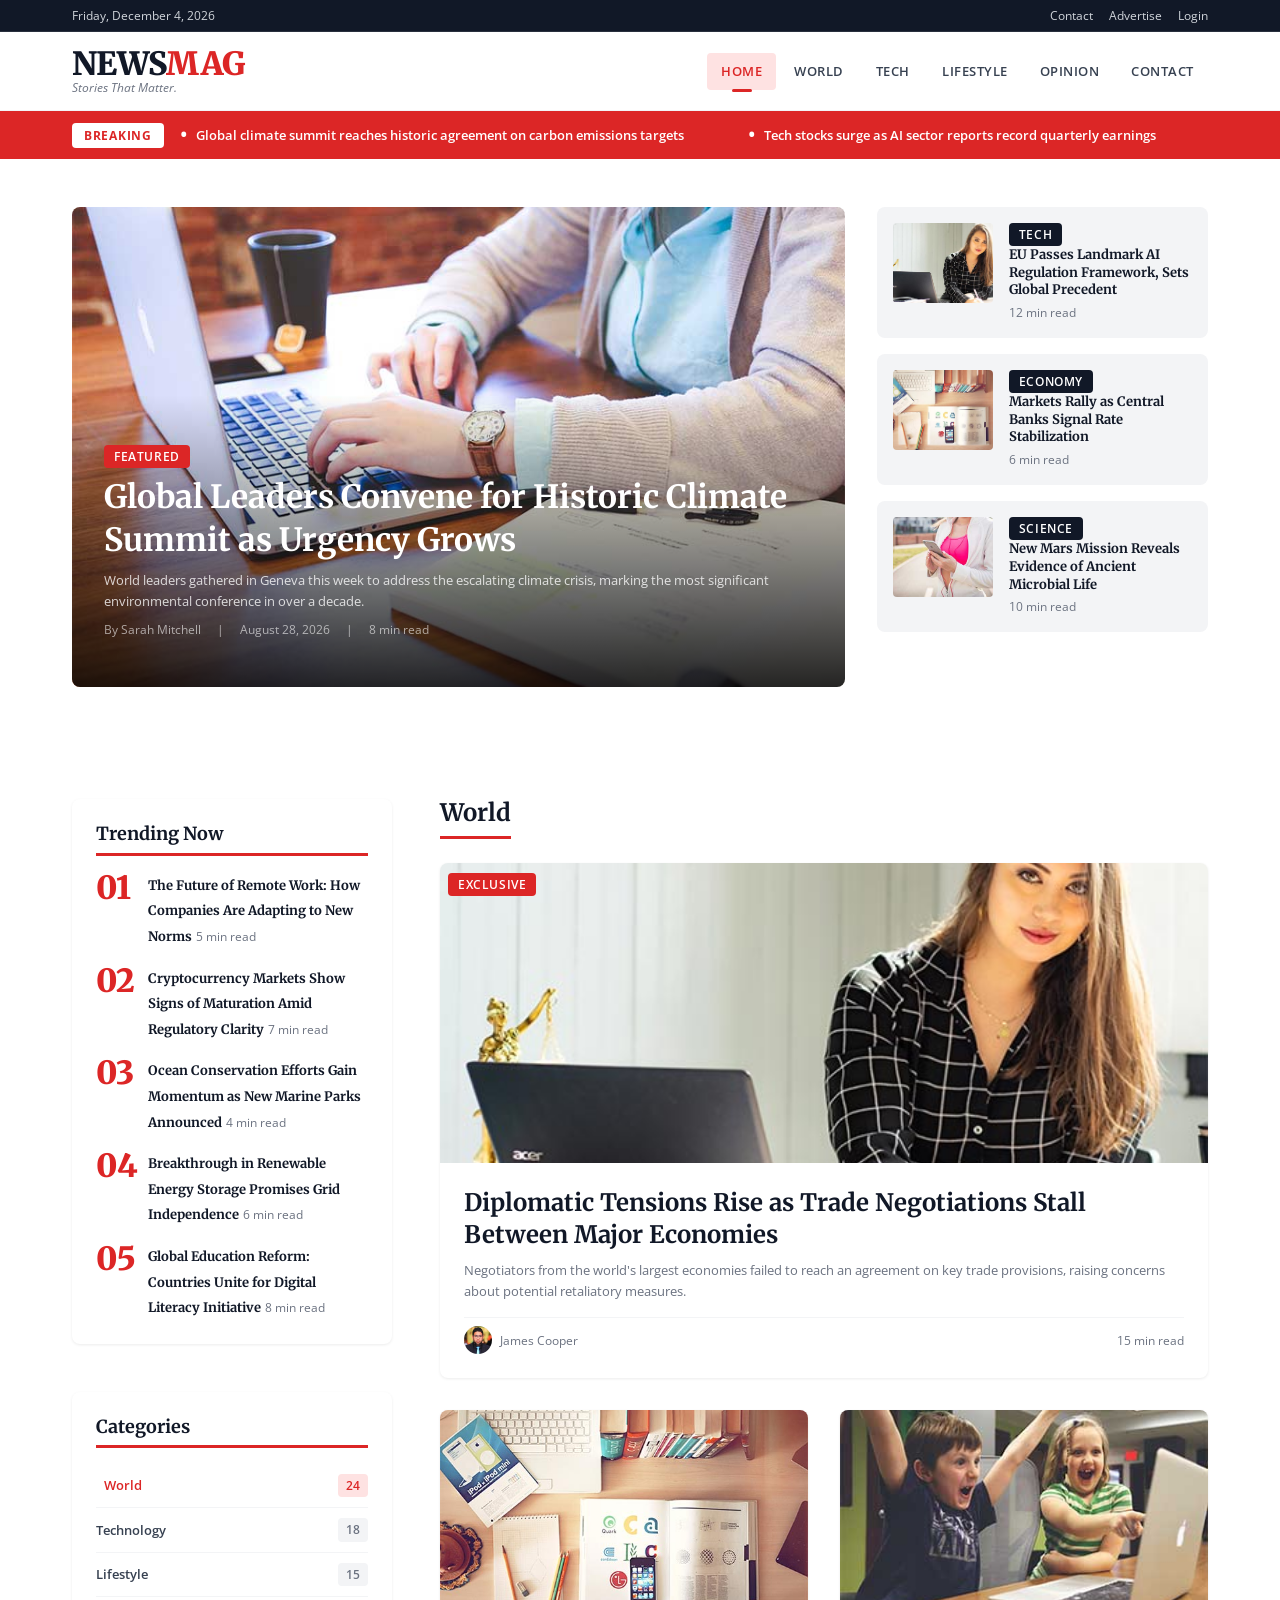
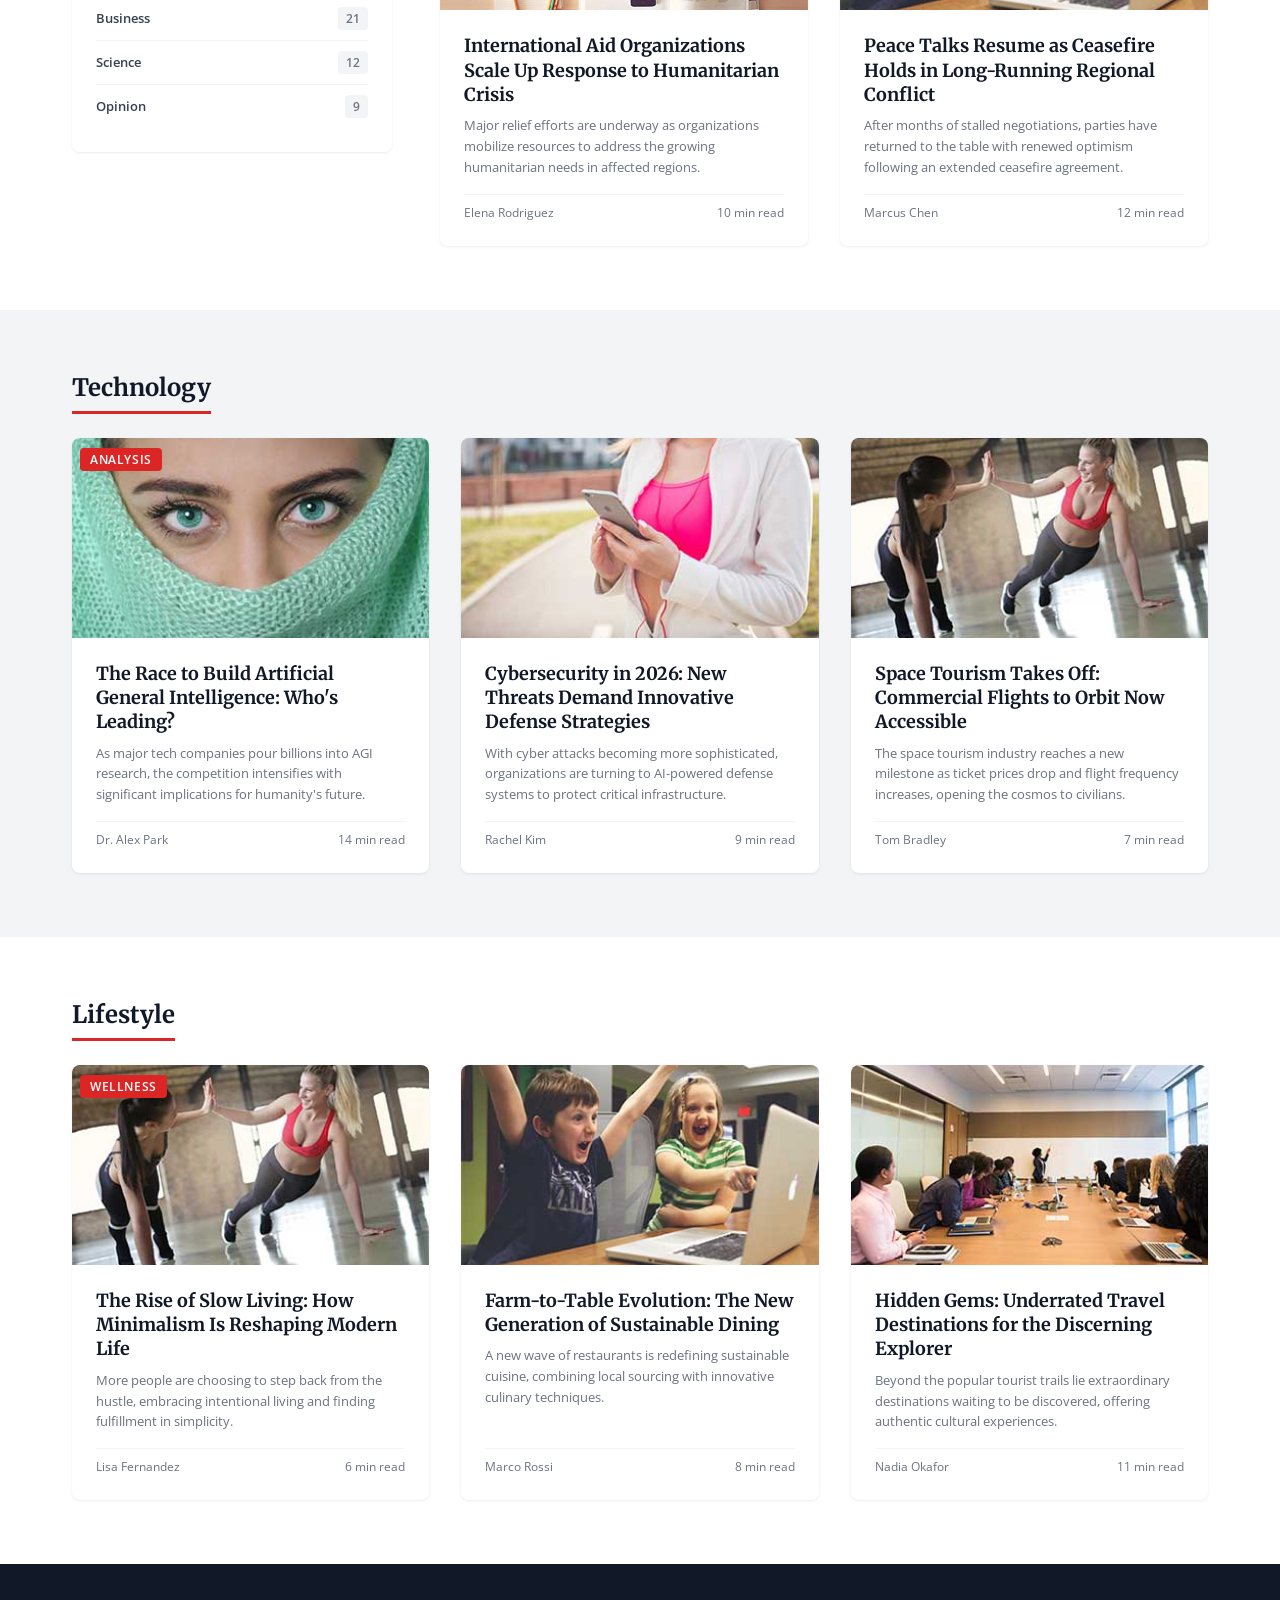
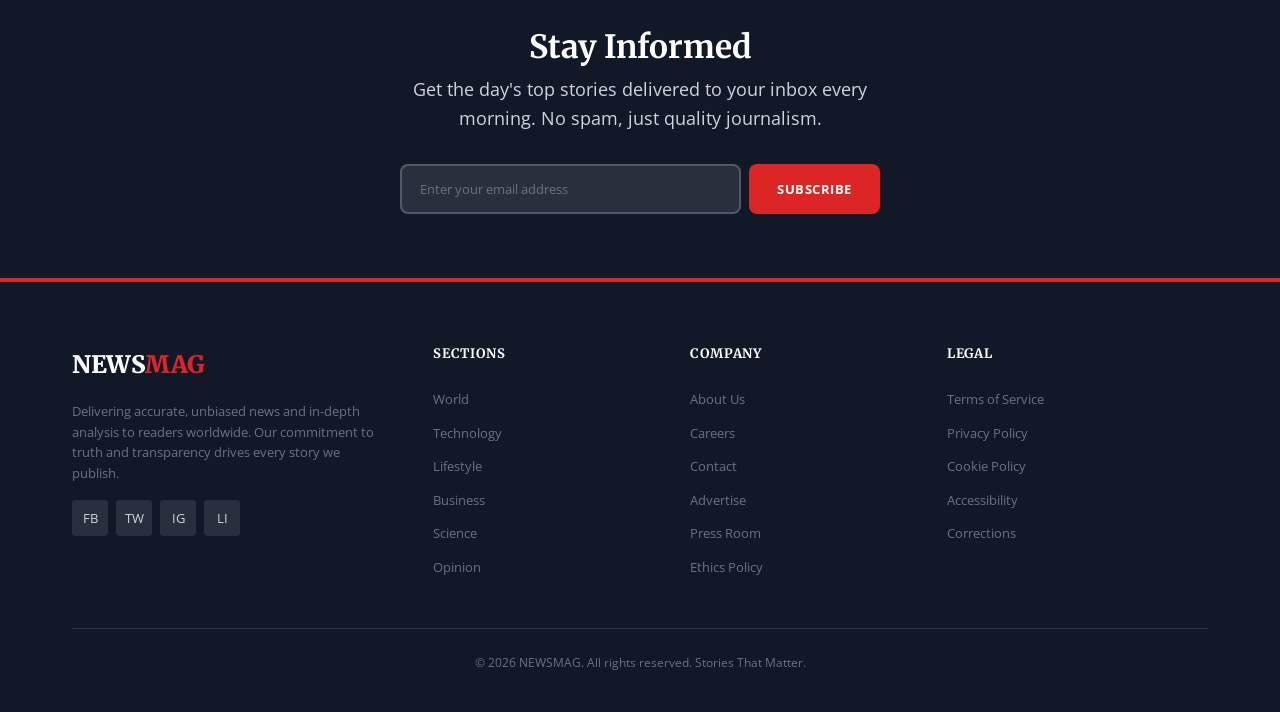
<file: index.html>
<!DOCTYPE html>
<html lang="en">
<head>
  <meta charset="UTF-8">
  <meta name="viewport" content="width=device-width, initial-scale=1.0">
  <meta name="description" content="NEWSMAG - Stories That Matter. Your trusted source for breaking news, in-depth analysis, and compelling stories from around the world.">
  <title>NEWSMAG — Stories That Matter.</title>
  <link rel="stylesheet" href="assets/css/style.css">
</head>
<body>

  <!-- ========== TOP BAR ========== -->
  <div class="top-bar">
    <div class="container">
      <div class="top-bar__date">
        <span id="current-date"></span>
      </div>
      <div class="top-bar__links">
        <a href="contact.html">Contact</a>
        <a href="#">Advertise</a>
        <a href="#">Login</a>
      </div>
    </div>
  </div>

  <!-- ========== HEADER ========== -->
  <header class="header">
    <div class="container">
      <a href="index.html" class="logo">
        <span class="logo__name">NEWS<span>MAG</span></span>
        <span class="logo__tagline">Stories That Matter.</span>
      </a>

      <nav class="nav" role="navigation" aria-label="Main navigation">
        <a href="index.html" class="nav__link active">Home</a>
        <a href="category.html" class="nav__link">World</a>
        <a href="category.html" class="nav__link">Tech</a>
        <a href="category.html" class="nav__link">Lifestyle</a>
        <a href="category.html" class="nav__link">Opinion</a>
        <a href="contact.html" class="nav__link">Contact</a>
      </nav>

      <button class="burger" aria-label="Toggle navigation" aria-expanded="false">
        <span class="burger__line"></span>
        <span class="burger__line"></span>
        <span class="burger__line"></span>
      </button>
    </div>
  </header>

  <!-- ========== BREAKING NEWS TICKER ========== -->
  <div class="ticker" role="marquee" aria-label="Breaking news">
    <div class="container">
      <span class="ticker__label">Breaking</span>
      <div class="ticker__content">
        <div class="ticker__track">
          <span class="ticker__item">Global climate summit reaches historic agreement on carbon emissions targets</span>
          <span class="ticker__item">Tech stocks surge as AI sector reports record quarterly earnings</span>
          <span class="ticker__item">International space station welcomes new research module</span>
          <span class="ticker__item">Central banks signal potential policy shifts in upcoming sessions</span>
          <span class="ticker__item">Major breakthrough in quantum computing announced by research team</span>
          <!-- Duplicate for seamless scroll -->
          <span class="ticker__item">Global climate summit reaches historic agreement on carbon emissions targets</span>
          <span class="ticker__item">Tech stocks surge as AI sector reports record quarterly earnings</span>
          <span class="ticker__item">International space station welcomes new research module</span>
          <span class="ticker__item">Central banks signal potential policy shifts in upcoming sessions</span>
          <span class="ticker__item">Major breakthrough in quantum computing announced by research team</span>
        </div>
      </div>
    </div>
  </div>

  <!-- ========== HERO SECTION ========== -->
  <section class="hero">
    <div class="container">
      <!-- Main Featured Article -->
      <a href="article.html" class="hero__main reveal">
        <img src="assets/img/hero-main.jpg" alt="Global leaders convene for climate summit" class="hero__image">
        <div class="hero__overlay">
          <span class="badge badge--red">Featured</span>
          <h2>Global Leaders Convene for Historic Climate Summit as Urgency Grows</h2>
          <p>World leaders gathered in Geneva this week to address the escalating climate crisis, marking the most significant environmental conference in over a decade.</p>
          <div class="meta">
            <span>By Sarah Mitchell</span>
            <span>|</span>
            <span>August 28, 2026</span>
            <span>|</span>
            <span>8 min read</span>
          </div>
        </div>
      </a>

      <!-- Sidebar Stories -->
      <div class="hero__sidebar">
        <a href="article.html" class="hero-card reveal reveal-delay-1">
          <img src="assets/img/hero-side-1.jpg" alt="AI regulation debate" class="hero-card__image">
          <div class="hero-card__content">
            <span class="badge badge--dark" style="align-self: flex-start;">Tech</span>
            <h3 class="hero-card__title">EU Passes Landmark AI Regulation Framework, Sets Global Precedent</h3>
            <span class="hero-card__meta">12 min read</span>
          </div>
        </a>

        <a href="article.html" class="hero-card reveal reveal-delay-2">
          <img src="assets/img/hero-side-2.jpg" alt="Economic outlook" class="hero-card__image">
          <div class="hero-card__content">
            <span class="badge badge--dark" style="align-self: flex-start;">Economy</span>
            <h3 class="hero-card__title">Markets Rally as Central Banks Signal Rate Stabilization</h3>
            <span class="hero-card__meta">6 min read</span>
          </div>
        </a>

        <a href="article.html" class="hero-card reveal reveal-delay-3">
          <img src="assets/img/hero-side-3.jpg" alt="Space exploration" class="hero-card__image">
          <div class="hero-card__content">
            <span class="badge badge--dark" style="align-self: flex-start;">Science</span>
            <h3 class="hero-card__title">New Mars Mission Reveals Evidence of Ancient Microbial Life</h3>
            <span class="hero-card__meta">10 min read</span>
          </div>
        </a>
      </div>
    </div>
  </section>

  <!-- ========== WORLD SECTION ========== -->
  <section class="section">
    <div class="container">
      <div class="category-row">
        <div class="sidebar">
          <div class="sidebar-widget reveal">
            <h3 class="sidebar-widget__title">Trending Now</h3>
            <div class="trending-list">
              <div class="trending-item">
                <span class="trending-item__number">01</span>
                <div>
                  <a href="article.html" class="trending-item__title">The Future of Remote Work: How Companies Are Adapting to New Norms</a>
                  <span class="trending-item__meta">5 min read</span>
                </div>
              </div>
              <div class="trending-item">
                <span class="trending-item__number">02</span>
                <div>
                  <a href="article.html" class="trending-item__title">Cryptocurrency Markets Show Signs of Maturation Amid Regulatory Clarity</a>
                  <span class="trending-item__meta">7 min read</span>
                </div>
              </div>
              <div class="trending-item">
                <span class="trending-item__number">03</span>
                <div>
                  <a href="article.html" class="trending-item__title">Ocean Conservation Efforts Gain Momentum as New Marine Parks Announced</a>
                  <span class="trending-item__meta">4 min read</span>
                </div>
              </div>
              <div class="trending-item">
                <span class="trending-item__number">04</span>
                <div>
                  <a href="article.html" class="trending-item__title">Breakthrough in Renewable Energy Storage Promises Grid Independence</a>
                  <span class="trending-item__meta">6 min read</span>
                </div>
              </div>
              <div class="trending-item">
                <span class="trending-item__number">05</span>
                <div>
                  <a href="article.html" class="trending-item__title">Global Education Reform: Countries Unite for Digital Literacy Initiative</a>
                  <span class="trending-item__meta">8 min read</span>
                </div>
              </div>
            </div>
          </div>

          <div class="sidebar-widget reveal">
            <h3 class="sidebar-widget__title">Categories</h3>
            <nav class="sidebar-nav">
              <a href="category.html" class="sidebar-nav__link active">
                World <span class="sidebar-nav__count">24</span>
              </a>
              <a href="category.html" class="sidebar-nav__link">
                Technology <span class="sidebar-nav__count">18</span>
              </a>
              <a href="category.html" class="sidebar-nav__link">
                Lifestyle <span class="sidebar-nav__count">15</span>
              </a>
              <a href="category.html" class="sidebar-nav__link">
                Business <span class="sidebar-nav__count">21</span>
              </a>
              <a href="category.html" class="sidebar-nav__link">
                Science <span class="sidebar-nav__count">12</span>
              </a>
              <a href="category.html" class="sidebar-nav__link">
                Opinion <span class="sidebar-nav__count">9</span>
              </a>
            </nav>
          </div>
        </div>

        <div>
          <h2 class="section-title reveal">World</h2>
          <div class="category-articles stagger-children">
            <a href="article.html" class="card reveal">
              <div class="card__image-wrapper">
                <img src="assets/img/world-1.jpg" alt="Diplomatic summit" class="card__image">
                <span class="card__badge"><span class="badge badge--red">Exclusive</span></span>
              </div>
              <div class="card__body">
                <h3 class="card__title">Diplomatic Tensions Rise as Trade Negotiations Stall Between Major Economies</h3>
                <p class="card__excerpt">Negotiators from the world's largest economies failed to reach an agreement on key trade provisions, raising concerns about potential retaliatory measures.</p>
                <div class="card__meta">
                  <div class="card__author">
                    <img src="assets/img/author-avatar.jpg" alt="Author avatar" class="card__author-avatar">
                    <span>James Cooper</span>
                  </div>
                  <span>15 min read</span>
                </div>
              </div>
            </a>

            <a href="article.html" class="card reveal reveal-delay-1">
              <div class="card__image-wrapper">
                <img src="assets/img/world-2.jpg" alt="Humanitarian aid" class="card__image">
              </div>
              <div class="card__body">
                <h3 class="card__title">International Aid Organizations Scale Up Response to Humanitarian Crisis</h3>
                <p class="card__excerpt">Major relief efforts are underway as organizations mobilize resources to address the growing humanitarian needs in affected regions.</p>
                <div class="card__meta">
                  <div class="card__author">
                    <span>Elena Rodriguez</span>
                  </div>
                  <span>10 min read</span>
                </div>
              </div>
            </a>

            <a href="article.html" class="card reveal reveal-delay-2">
              <div class="card__image-wrapper">
                <img src="assets/img/world-3.jpg" alt="Peace negotiations" class="card__image">
              </div>
              <div class="card__body">
                <h3 class="card__title">Peace Talks Resume as Ceasefire Holds in Long-Running Regional Conflict</h3>
                <p class="card__excerpt">After months of stalled negotiations, parties have returned to the table with renewed optimism following an extended ceasefire agreement.</p>
                <div class="card__meta">
                  <div class="card__author">
                    <span>Marcus Chen</span>
                  </div>
                  <span>12 min read</span>
                </div>
              </div>
            </a>
          </div>
        </div>
      </div>
    </div>
  </section>

  <!-- ========== TECH SECTION ========== -->
  <section class="section section--gray">
    <div class="container">
      <h2 class="section-title reveal">Technology</h2>
      <div class="articles-grid stagger-children">
        <a href="article.html" class="card reveal">
          <div class="card__image-wrapper">
            <img src="assets/img/tech-1.jpg" alt="AI development" class="card__image">
            <span class="card__badge"><span class="badge badge--red">Analysis</span></span>
          </div>
          <div class="card__body">
            <h3 class="card__title">The Race to Build Artificial General Intelligence: Who's Leading?</h3>
            <p class="card__excerpt">As major tech companies pour billions into AGI research, the competition intensifies with significant implications for humanity's future.</p>
            <div class="card__meta">
              <div class="card__author">
                <span>Dr. Alex Park</span>
              </div>
              <span>14 min read</span>
            </div>
          </div>
        </a>

        <a href="article.html" class="card reveal reveal-delay-1">
          <div class="card__image-wrapper">
            <img src="assets/img/tech-2.jpg" alt="Cybersecurity" class="card__image">
          </div>
          <div class="card__body">
            <h3 class="card__title">Cybersecurity in 2026: New Threats Demand Innovative Defense Strategies</h3>
            <p class="card__excerpt">With cyber attacks becoming more sophisticated, organizations are turning to AI-powered defense systems to protect critical infrastructure.</p>
            <div class="card__meta">
              <div class="card__author">
                <span>Rachel Kim</span>
              </div>
              <span>9 min read</span>
            </div>
          </div>
        </a>

        <a href="article.html" class="card reveal reveal-delay-2">
          <div class="card__image-wrapper">
            <img src="assets/img/tech-3.jpg" alt="Space technology" class="card__image">
          </div>
          <div class="card__body">
            <h3 class="card__title">Space Tourism Takes Off: Commercial Flights to Orbit Now Accessible</h3>
            <p class="card__excerpt">The space tourism industry reaches a new milestone as ticket prices drop and flight frequency increases, opening the cosmos to civilians.</p>
            <div class="card__meta">
              <div class="card__author">
                <span>Tom Bradley</span>
              </div>
              <span>7 min read</span>
            </div>
          </div>
        </a>
      </div>
    </div>
  </section>

  <!-- ========== LIFESTYLE SECTION ========== -->
  <section class="section">
    <div class="container">
      <h2 class="section-title reveal">Lifestyle</h2>
      <div class="articles-grid stagger-children">
        <a href="article.html" class="card reveal">
          <div class="card__image-wrapper">
            <img src="assets/img/lifestyle-1.jpg" alt="Sustainable living" class="card__image">
            <span class="card__badge"><span class="badge badge--red">Wellness</span></span>
          </div>
          <div class="card__body">
            <h3 class="card__title">The Rise of Slow Living: How Minimalism Is Reshaping Modern Life</h3>
            <p class="card__excerpt">More people are choosing to step back from the hustle, embracing intentional living and finding fulfillment in simplicity.</p>
            <div class="card__meta">
              <div class="card__author">
                <span>Lisa Fernandez</span>
              </div>
              <span>6 min read</span>
            </div>
          </div>
        </a>

        <a href="article.html" class="card reveal reveal-delay-1">
          <div class="card__image-wrapper">
            <img src="assets/img/lifestyle-2.jpg" alt="Culinary trends" class="card__image">
          </div>
          <div class="card__body">
            <h3 class="card__title">Farm-to-Table Evolution: The New Generation of Sustainable Dining</h3>
            <p class="card__excerpt">A new wave of restaurants is redefining sustainable cuisine, combining local sourcing with innovative culinary techniques.</p>
            <div class="card__meta">
              <div class="card__author">
                <span>Marco Rossi</span>
              </div>
              <span>8 min read</span>
            </div>
          </div>
        </a>

        <a href="article.html" class="card reveal reveal-delay-2">
          <div class="card__image-wrapper">
            <img src="assets/img/lifestyle-3.jpg" alt="Travel destinations" class="card__image">
          </div>
          <div class="card__body">
            <h3 class="card__title">Hidden Gems: Underrated Travel Destinations for the Discerning Explorer</h3>
            <p class="card__excerpt">Beyond the popular tourist trails lie extraordinary destinations waiting to be discovered, offering authentic cultural experiences.</p>
            <div class="card__meta">
              <div class="card__author">
                <span>Nadia Okafor</span>
              </div>
              <span>11 min read</span>
            </div>
          </div>
        </a>
      </div>
    </div>
  </section>

  <!-- ========== NEWSLETTER ========== -->
  <section class="newsletter">
    <div class="container">
      <h2 class="newsletter__title reveal">Stay Informed</h2>
      <p class="newsletter__subtitle reveal reveal-delay-1">Get the day's top stories delivered to your inbox every morning. No spam, just quality journalism.</p>
      <form class="newsletter__form reveal reveal-delay-2" data-form="newsletter">
        <input type="email" class="newsletter__input" placeholder="Enter your email address" required aria-label="Email address">
        <button type="submit" class="newsletter__btn">Subscribe</button>
      </form>
    </div>
  </section>

  <!-- ========== FOOTER ========== -->
  <footer class="footer">
    <div class="container">
      <div class="footer__grid">
        <div class="footer__brand">
          <div class="logo__name">NEWS<span>MAG</span></div>
          <p>Delivering accurate, unbiased news and in-depth analysis to readers worldwide. Our commitment to truth and transparency drives every story we publish.</p>
          <div class="footer__social">
            <a href="#" aria-label="Facebook">FB</a>
            <a href="#" aria-label="Twitter">TW</a>
            <a href="#" aria-label="Instagram">IG</a>
            <a href="#" aria-label="LinkedIn">LI</a>
          </div>
        </div>

        <div>
          <h4 class="footer__title">Sections</h4>
          <ul class="footer__links">
            <li><a href="category.html">World</a></li>
            <li><a href="category.html">Technology</a></li>
            <li><a href="category.html">Lifestyle</a></li>
            <li><a href="category.html">Business</a></li>
            <li><a href="category.html">Science</a></li>
            <li><a href="category.html">Opinion</a></li>
          </ul>
        </div>

        <div>
          <h4 class="footer__title">Company</h4>
          <ul class="footer__links">
            <li><a href="#">About Us</a></li>
            <li><a href="#">Careers</a></li>
            <li><a href="contact.html">Contact</a></li>
            <li><a href="#">Advertise</a></li>
            <li><a href="#">Press Room</a></li>
            <li><a href="#">Ethics Policy</a></li>
          </ul>
        </div>

        <div>
          <h4 class="footer__title">Legal</h4>
          <ul class="footer__links">
            <li><a href="#">Terms of Service</a></li>
            <li><a href="#">Privacy Policy</a></li>
            <li><a href="#">Cookie Policy</a></li>
            <li><a href="#">Accessibility</a></li>
            <li><a href="#">Corrections</a></li>
          </ul>
        </div>
      </div>

      <div class="footer__bottom">
        <p>&copy; <span data-year></span> NEWSMAG. All rights reserved. Stories That Matter.</p>
      </div>
    </div>
  </footer>

  <script src="assets/js/main.js"></script>
  <script>
    // Set current date
    (function() {
      var dateEl = document.getElementById('current-date');
      if (dateEl) {
        var options = { weekday: 'long', year: 'numeric', month: 'long', day: 'numeric' };
        dateEl.textContent = new Date().toLocaleDateString('en-US', options);
      }
    })();
  </script>
</body>
</html>
</file>
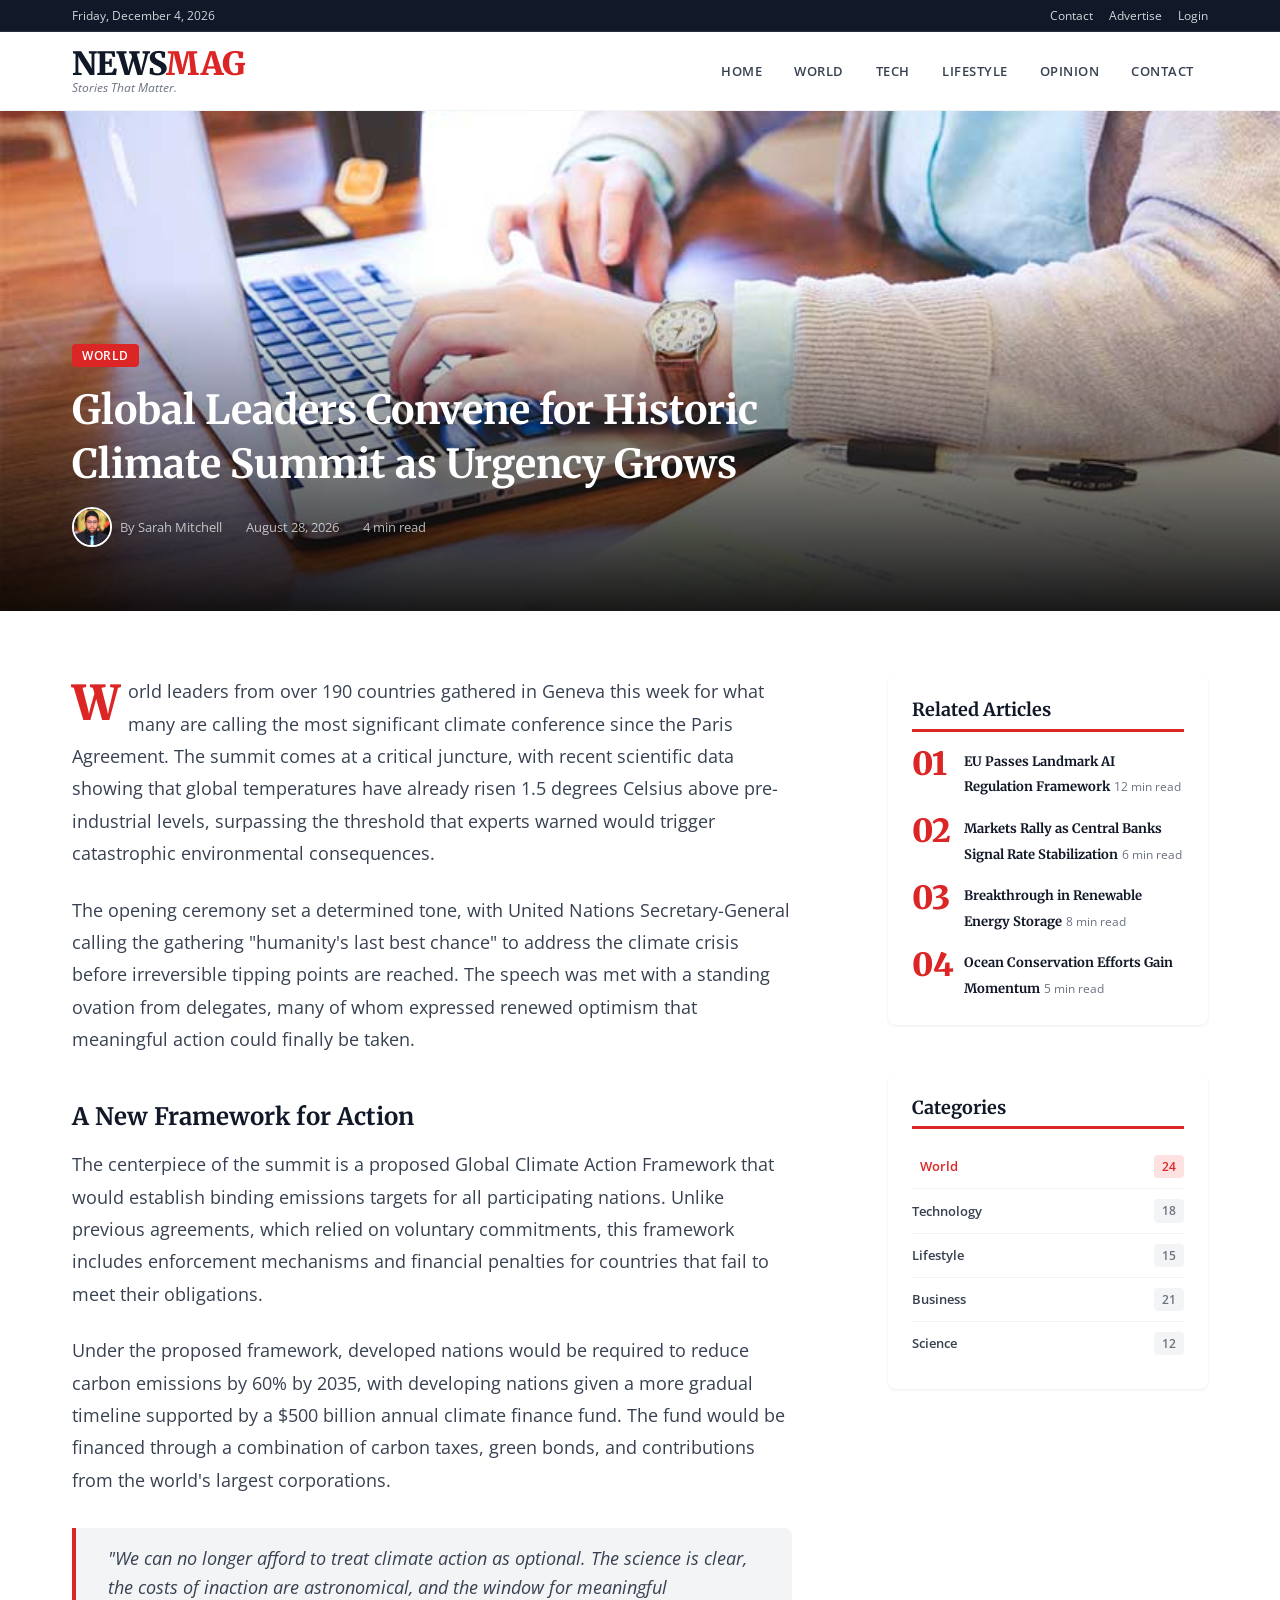
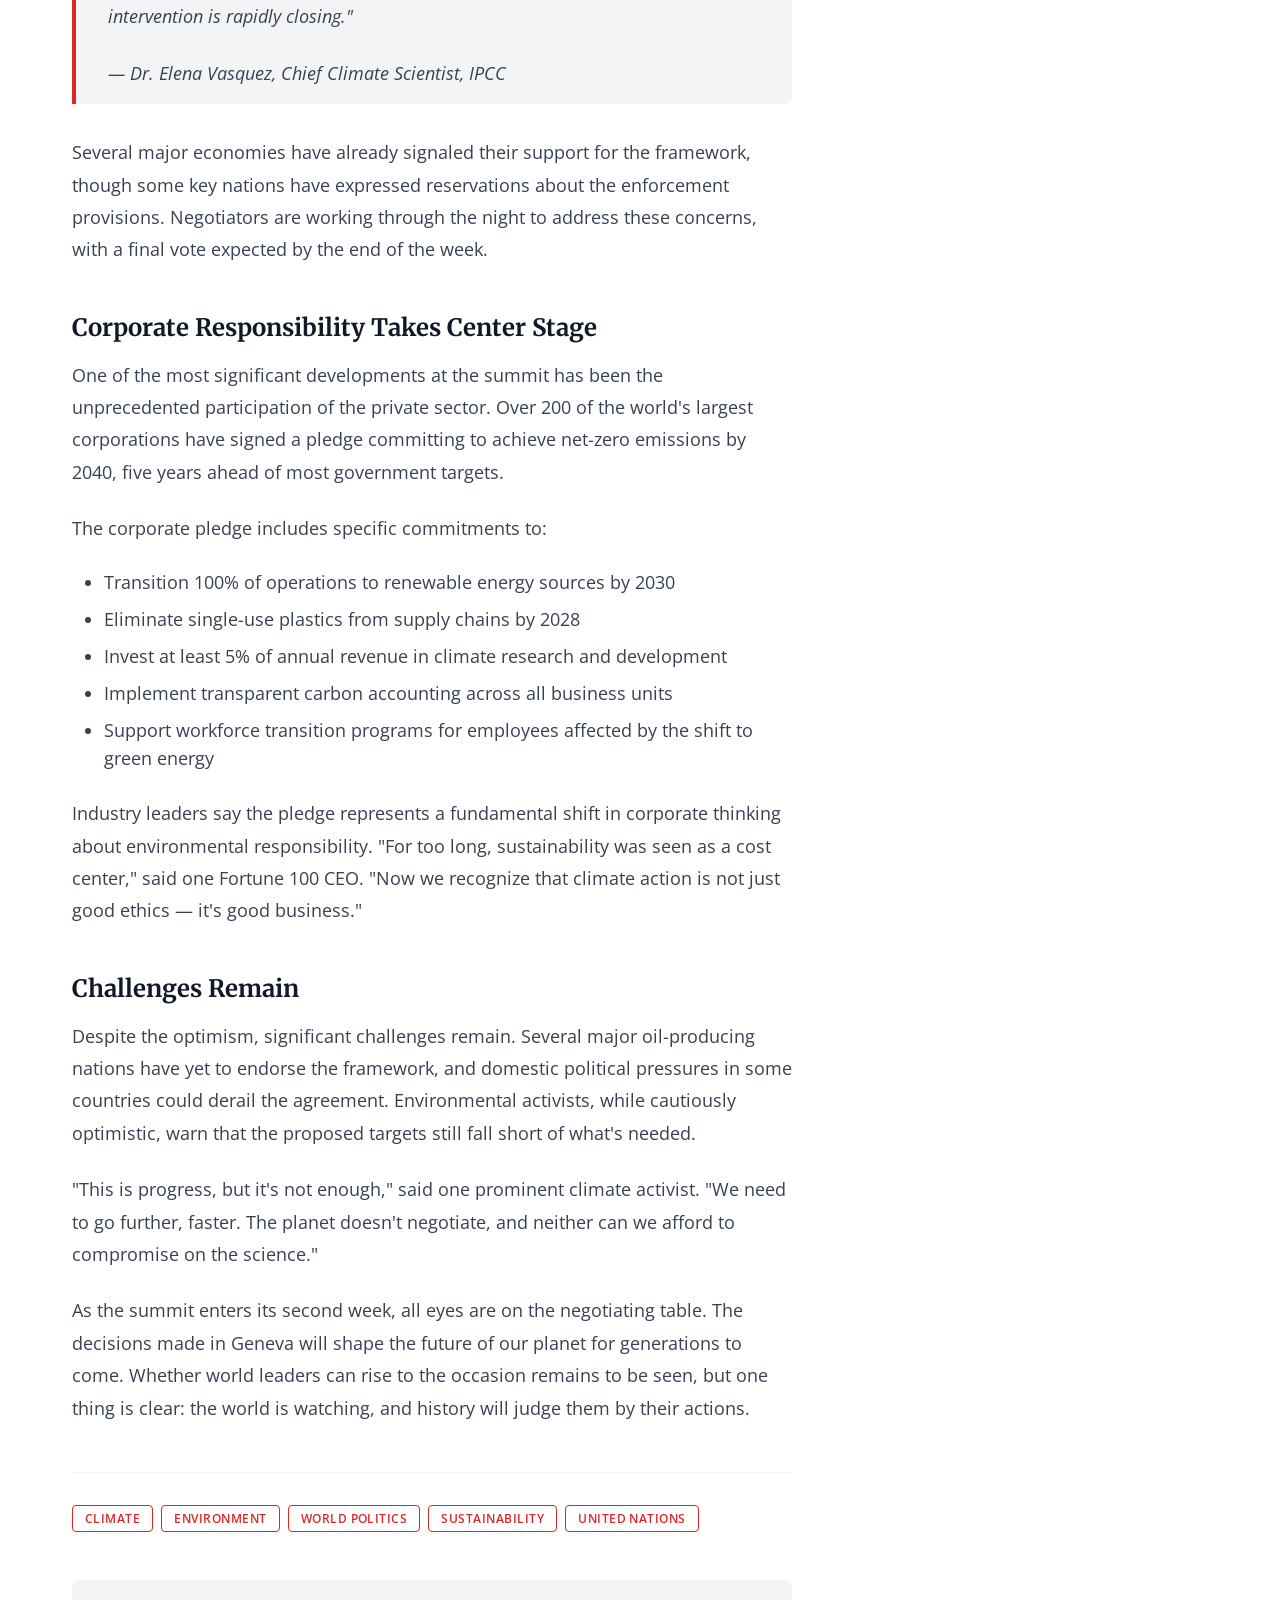
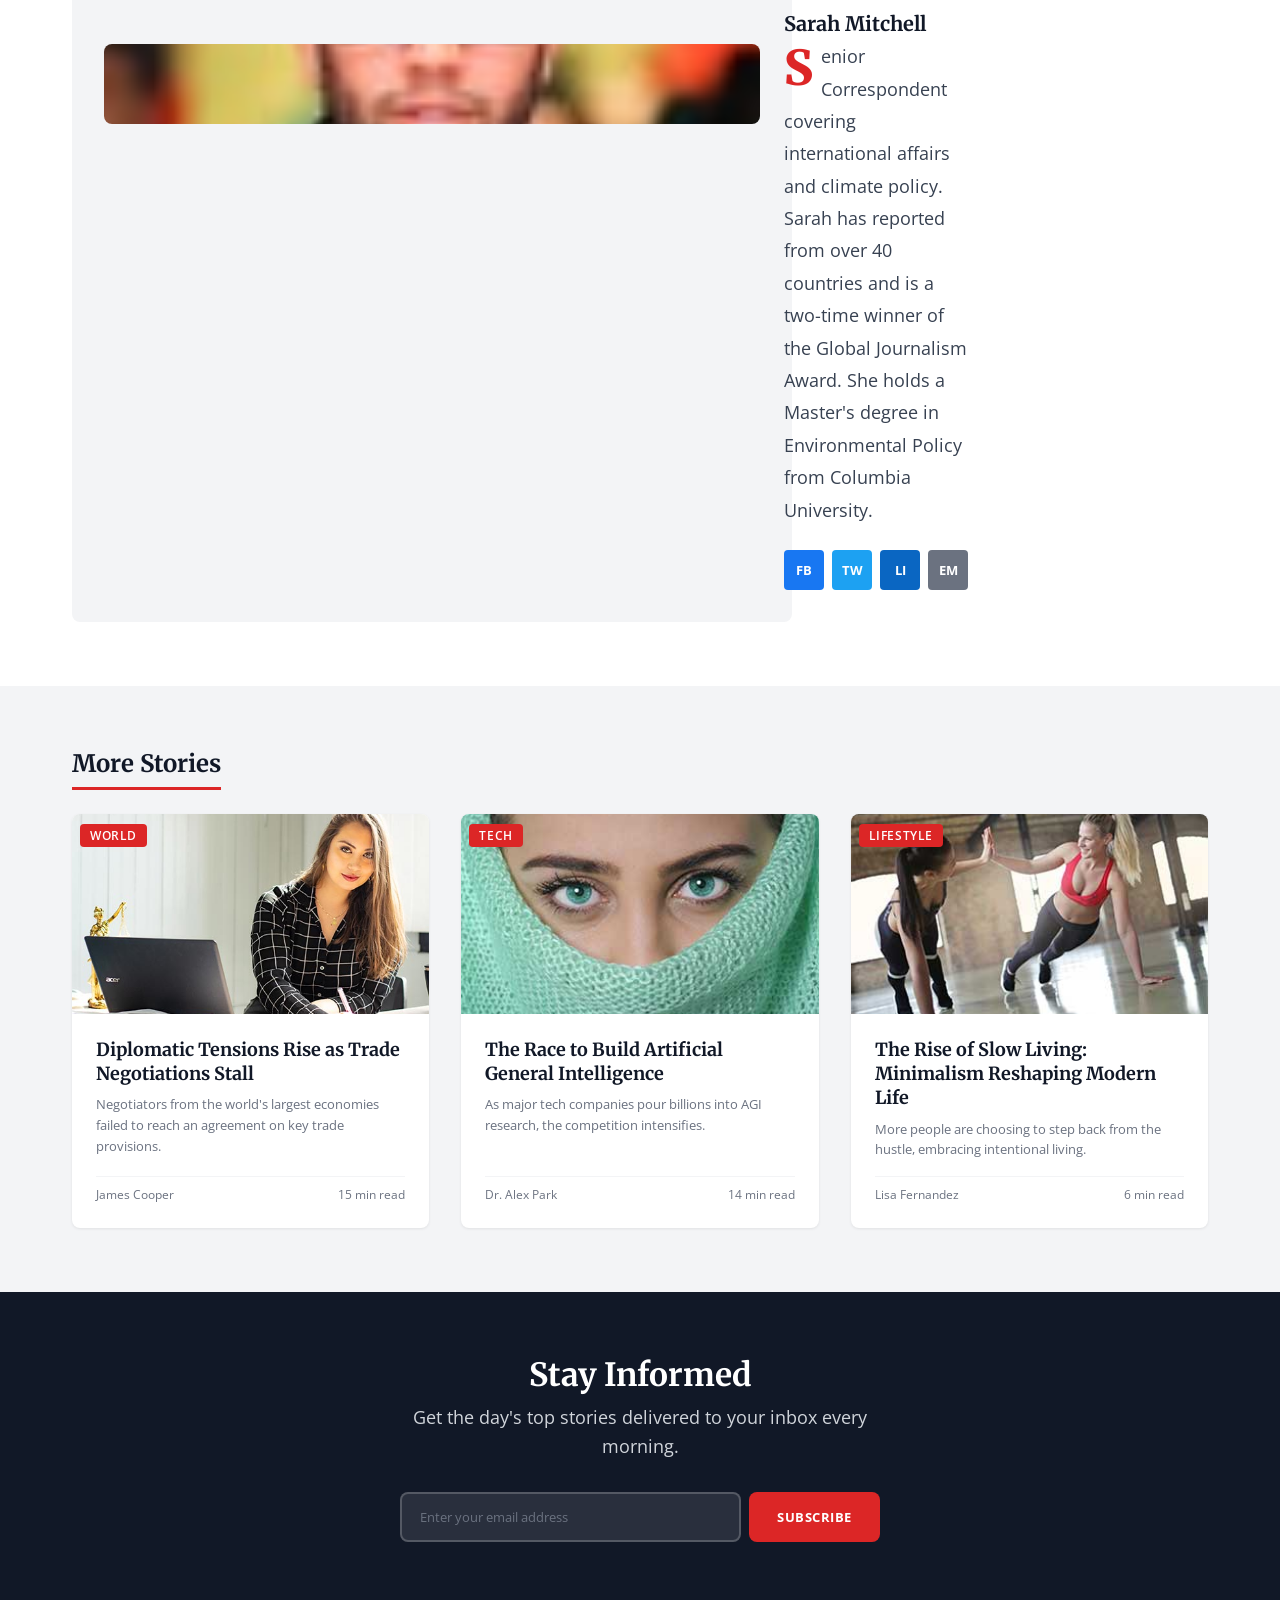
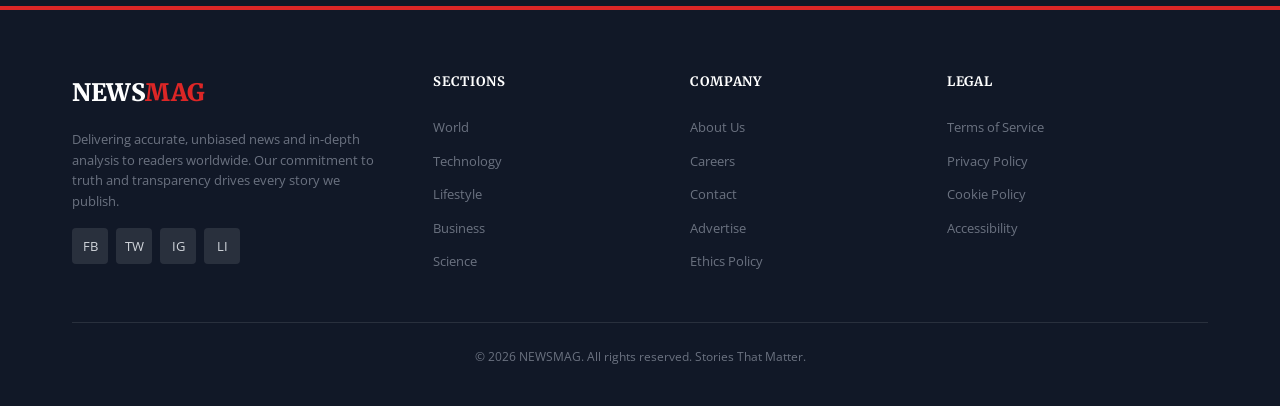
<file: article.html>
<!DOCTYPE html>
<html lang="en">
<head>
  <meta charset="UTF-8">
  <meta name="viewport" content="width=device-width, initial-scale=1.0">
  <meta name="description" content="Global Leaders Convene for Historic Climate Summit as Urgency Grows — In-depth coverage from NEWSMAG.">
  <title>Global Leaders Convene for Historic Climate Summit — NEWSMAG</title>
  <link rel="stylesheet" href="assets/css/style.css">
</head>
<body>

  <!-- ========== TOP BAR ========== -->
  <div class="top-bar">
    <div class="container">
      <div class="top-bar__date">
        <span id="current-date"></span>
      </div>
      <div class="top-bar__links">
        <a href="contact.html">Contact</a>
        <a href="#">Advertise</a>
        <a href="#">Login</a>
      </div>
    </div>
  </div>

  <!-- ========== HEADER ========== -->
  <header class="header">
    <div class="container">
      <a href="index.html" class="logo">
        <span class="logo__name">NEWS<span>MAG</span></span>
        <span class="logo__tagline">Stories That Matter.</span>
      </a>

      <nav class="nav" role="navigation" aria-label="Main navigation">
        <a href="index.html" class="nav__link">Home</a>
        <a href="category.html" class="nav__link">World</a>
        <a href="category.html" class="nav__link">Tech</a>
        <a href="category.html" class="nav__link">Lifestyle</a>
        <a href="category.html" class="nav__link">Opinion</a>
        <a href="contact.html" class="nav__link">Contact</a>
      </nav>

      <button class="burger" aria-label="Toggle navigation" aria-expanded="false">
        <span class="burger__line"></span>
        <span class="burger__line"></span>
        <span class="burger__line"></span>
      </button>
    </div>
  </header>

  <!-- ========== ARTICLE HERO ========== -->
  <div class="article-hero">
    <img src="assets/img/hero-main.jpg" alt="Global leaders at climate summit" class="article-hero__image">
    <div class="article-hero__overlay">
      <div class="container">
        <span class="badge badge--red">World</span>
        <h1>Global Leaders Convene for Historic Climate Summit as Urgency Grows</h1>
        <div class="article-hero__meta">
          <div class="article-hero__author">
            <img src="assets/img/author-avatar.jpg" alt="Sarah Mitchell">
            <span>By Sarah Mitchell</span>
          </div>
          <span>August 28, 2026</span>
          <span data-reading-time></span>
        </div>
      </div>
    </div>
  </div>

  <!-- ========== ARTICLE CONTENT ========== -->
  <div class="article-content">
    <div class="container">
      <article class="article-body reveal">
        <p>World leaders from over 190 countries gathered in Geneva this week for what many are calling the most significant climate conference since the Paris Agreement. The summit comes at a critical juncture, with recent scientific data showing that global temperatures have already risen 1.5 degrees Celsius above pre-industrial levels, surpassing the threshold that experts warned would trigger catastrophic environmental consequences.</p>

        <p>The opening ceremony set a determined tone, with United Nations Secretary-General calling the gathering "humanity's last best chance" to address the climate crisis before irreversible tipping points are reached. The speech was met with a standing ovation from delegates, many of whom expressed renewed optimism that meaningful action could finally be taken.</p>

        <h2>A New Framework for Action</h2>

        <p>The centerpiece of the summit is a proposed Global Climate Action Framework that would establish binding emissions targets for all participating nations. Unlike previous agreements, which relied on voluntary commitments, this framework includes enforcement mechanisms and financial penalties for countries that fail to meet their obligations.</p>

        <p>Under the proposed framework, developed nations would be required to reduce carbon emissions by 60% by 2035, with developing nations given a more gradual timeline supported by a $500 billion annual climate finance fund. The fund would be financed through a combination of carbon taxes, green bonds, and contributions from the world's largest corporations.</p>

        <blockquote>
          "We can no longer afford to treat climate action as optional. The science is clear, the costs of inaction are astronomical, and the window for meaningful intervention is rapidly closing."
          <br><br>— Dr. Elena Vasquez, Chief Climate Scientist, IPCC
        </blockquote>

        <p>Several major economies have already signaled their support for the framework, though some key nations have expressed reservations about the enforcement provisions. Negotiators are working through the night to address these concerns, with a final vote expected by the end of the week.</p>

        <h2>Corporate Responsibility Takes Center Stage</h2>

        <p>One of the most significant developments at the summit has been the unprecedented participation of the private sector. Over 200 of the world's largest corporations have signed a pledge committing to achieve net-zero emissions by 2040, five years ahead of most government targets.</p>

        <p>The corporate pledge includes specific commitments to:</p>

        <ul>
          <li>Transition 100% of operations to renewable energy sources by 2030</li>
          <li>Eliminate single-use plastics from supply chains by 2028</li>
          <li>Invest at least 5% of annual revenue in climate research and development</li>
          <li>Implement transparent carbon accounting across all business units</li>
          <li>Support workforce transition programs for employees affected by the shift to green energy</li>
        </ul>

        <p>Industry leaders say the pledge represents a fundamental shift in corporate thinking about environmental responsibility. "For too long, sustainability was seen as a cost center," said one Fortune 100 CEO. "Now we recognize that climate action is not just good ethics — it's good business."</p>

        <h2>Challenges Remain</h2>

        <p>Despite the optimism, significant challenges remain. Several major oil-producing nations have yet to endorse the framework, and domestic political pressures in some countries could derail the agreement. Environmental activists, while cautiously optimistic, warn that the proposed targets still fall short of what's needed.</p>

        <p>"This is progress, but it's not enough," said one prominent climate activist. "We need to go further, faster. The planet doesn't negotiate, and neither can we afford to compromise on the science."</p>

        <p>As the summit enters its second week, all eyes are on the negotiating table. The decisions made in Geneva will shape the future of our planet for generations to come. Whether world leaders can rise to the occasion remains to be seen, but one thing is clear: the world is watching, and history will judge them by their actions.</p>

        <!-- Article Tags -->
        <div class="article-tags">
          <a href="category.html" class="tag">Climate</a>
          <a href="category.html" class="tag">Environment</a>
          <a href="category.html" class="tag">World Politics</a>
          <a href="category.html" class="tag">Sustainability</a>
          <a href="category.html" class="tag">United Nations</a>
        </div>

        <!-- Author Box -->
        <div class="author-box reveal">
          <img src="assets/img/author-avatar.jpg" alt="Sarah Mitchell" class="author-box__avatar">
          <div>
            <h4 class="author-box__name">Sarah Mitchell</h4>
            <p class="author-box__bio">Senior Correspondent covering international affairs and climate policy. Sarah has reported from over 40 countries and is a two-time winner of the Global Journalism Award. She holds a Master's degree in Environmental Policy from Columbia University.</p>
            <div class="share-buttons">
              <a href="#" class="share-btn share-btn--facebook" aria-label="Share on Facebook">FB</a>
              <a href="#" class="share-btn share-btn--twitter" aria-label="Share on Twitter">TW</a>
              <a href="#" class="share-btn share-btn--linkedin" aria-label="Share on LinkedIn">LI</a>
              <a href="#" class="share-btn share-btn--email" aria-label="Share via Email">EM</a>
            </div>
          </div>
        </div>
      </article>

      <!-- Sidebar -->
      <aside class="sidebar">
        <div class="sidebar-widget reveal">
          <h3 class="sidebar-widget__title">Related Articles</h3>
          <div class="trending-list">
            <div class="trending-item">
              <span class="trending-item__number">01</span>
              <div>
                <a href="article.html" class="trending-item__title">EU Passes Landmark AI Regulation Framework</a>
                <span class="trending-item__meta">12 min read</span>
              </div>
            </div>
            <div class="trending-item">
              <span class="trending-item__number">02</span>
              <div>
                <a href="article.html" class="trending-item__title">Markets Rally as Central Banks Signal Rate Stabilization</a>
                <span class="trending-item__meta">6 min read</span>
              </div>
            </div>
            <div class="trending-item">
              <span class="trending-item__number">03</span>
              <div>
                <a href="article.html" class="trending-item__title">Breakthrough in Renewable Energy Storage</a>
                <span class="trending-item__meta">8 min read</span>
              </div>
            </div>
            <div class="trending-item">
              <span class="trending-item__number">04</span>
              <div>
                <a href="article.html" class="trending-item__title">Ocean Conservation Efforts Gain Momentum</a>
                <span class="trending-item__meta">5 min read</span>
              </div>
            </div>
          </div>
        </div>

        <div class="sidebar-widget reveal">
          <h3 class="sidebar-widget__title">Categories</h3>
          <nav class="sidebar-nav">
            <a href="category.html" class="sidebar-nav__link active">
              World <span class="sidebar-nav__count">24</span>
            </a>
            <a href="category.html" class="sidebar-nav__link">
              Technology <span class="sidebar-nav__count">18</span>
            </a>
            <a href="category.html" class="sidebar-nav__link">
              Lifestyle <span class="sidebar-nav__count">15</span>
            </a>
            <a href="category.html" class="sidebar-nav__link">
              Business <span class="sidebar-nav__count">21</span>
            </a>
            <a href="category.html" class="sidebar-nav__link">
              Science <span class="sidebar-nav__count">12</span>
            </a>
          </nav>
        </div>
      </aside>
    </div>
  </div>

  <!-- ========== RELATED ARTICLES SECTION ========== -->
  <section class="related-articles">
    <div class="container">
      <h2 class="section-title reveal">More Stories</h2>
      <div class="articles-grid stagger-children">
        <a href="article.html" class="card reveal">
          <div class="card__image-wrapper">
            <img src="assets/img/world-1.jpg" alt="Diplomatic summit" class="card__image">
            <span class="card__badge"><span class="badge badge--red">World</span></span>
          </div>
          <div class="card__body">
            <h3 class="card__title">Diplomatic Tensions Rise as Trade Negotiations Stall</h3>
            <p class="card__excerpt">Negotiators from the world's largest economies failed to reach an agreement on key trade provisions.</p>
            <div class="card__meta">
              <span>James Cooper</span>
              <span>15 min read</span>
            </div>
          </div>
        </a>

        <a href="article.html" class="card reveal reveal-delay-1">
          <div class="card__image-wrapper">
            <img src="assets/img/tech-1.jpg" alt="AI research" class="card__image">
            <span class="card__badge"><span class="badge badge--red">Tech</span></span>
          </div>
          <div class="card__body">
            <h3 class="card__title">The Race to Build Artificial General Intelligence</h3>
            <p class="card__excerpt">As major tech companies pour billions into AGI research, the competition intensifies.</p>
            <div class="card__meta">
              <span>Dr. Alex Park</span>
              <span>14 min read</span>
            </div>
          </div>
        </a>

        <a href="article.html" class="card reveal reveal-delay-2">
          <div class="card__image-wrapper">
            <img src="assets/img/lifestyle-1.jpg" alt="Sustainable living" class="card__image">
            <span class="card__badge"><span class="badge badge--red">Lifestyle</span></span>
          </div>
          <div class="card__body">
            <h3 class="card__title">The Rise of Slow Living: Minimalism Reshaping Modern Life</h3>
            <p class="card__excerpt">More people are choosing to step back from the hustle, embracing intentional living.</p>
            <div class="card__meta">
              <span>Lisa Fernandez</span>
              <span>6 min read</span>
            </div>
          </div>
        </a>
      </div>
    </div>
  </section>

  <!-- ========== NEWSLETTER ========== -->
  <section class="newsletter">
    <div class="container">
      <h2 class="newsletter__title reveal">Stay Informed</h2>
      <p class="newsletter__subtitle reveal reveal-delay-1">Get the day's top stories delivered to your inbox every morning.</p>
      <form class="newsletter__form reveal reveal-delay-2" data-form="newsletter">
        <input type="email" class="newsletter__input" placeholder="Enter your email address" required aria-label="Email address">
        <button type="submit" class="newsletter__btn">Subscribe</button>
      </form>
    </div>
  </section>

  <!-- ========== FOOTER ========== -->
  <footer class="footer">
    <div class="container">
      <div class="footer__grid">
        <div class="footer__brand">
          <div class="logo__name">NEWS<span>MAG</span></div>
          <p>Delivering accurate, unbiased news and in-depth analysis to readers worldwide. Our commitment to truth and transparency drives every story we publish.</p>
          <div class="footer__social">
            <a href="#" aria-label="Facebook">FB</a>
            <a href="#" aria-label="Twitter">TW</a>
            <a href="#" aria-label="Instagram">IG</a>
            <a href="#" aria-label="LinkedIn">LI</a>
          </div>
        </div>

        <div>
          <h4 class="footer__title">Sections</h4>
          <ul class="footer__links">
            <li><a href="category.html">World</a></li>
            <li><a href="category.html">Technology</a></li>
            <li><a href="category.html">Lifestyle</a></li>
            <li><a href="category.html">Business</a></li>
            <li><a href="category.html">Science</a></li>
          </ul>
        </div>

        <div>
          <h4 class="footer__title">Company</h4>
          <ul class="footer__links">
            <li><a href="#">About Us</a></li>
            <li><a href="#">Careers</a></li>
            <li><a href="contact.html">Contact</a></li>
            <li><a href="#">Advertise</a></li>
            <li><a href="#">Ethics Policy</a></li>
          </ul>
        </div>

        <div>
          <h4 class="footer__title">Legal</h4>
          <ul class="footer__links">
            <li><a href="#">Terms of Service</a></li>
            <li><a href="#">Privacy Policy</a></li>
            <li><a href="#">Cookie Policy</a></li>
            <li><a href="#">Accessibility</a></li>
          </ul>
        </div>
      </div>

      <div class="footer__bottom">
        <p>&copy; <span data-year></span> NEWSMAG. All rights reserved. Stories That Matter.</p>
      </div>
    </div>
  </footer>

  <script src="assets/js/main.js"></script>
  <script>
    (function() {
      var dateEl = document.getElementById('current-date');
      if (dateEl) {
        var options = { weekday: 'long', year: 'numeric', month: 'long', day: 'numeric' };
        dateEl.textContent = new Date().toLocaleDateString('en-US', options);
      }
    })();
  </script>
</body>
</html>
</file>
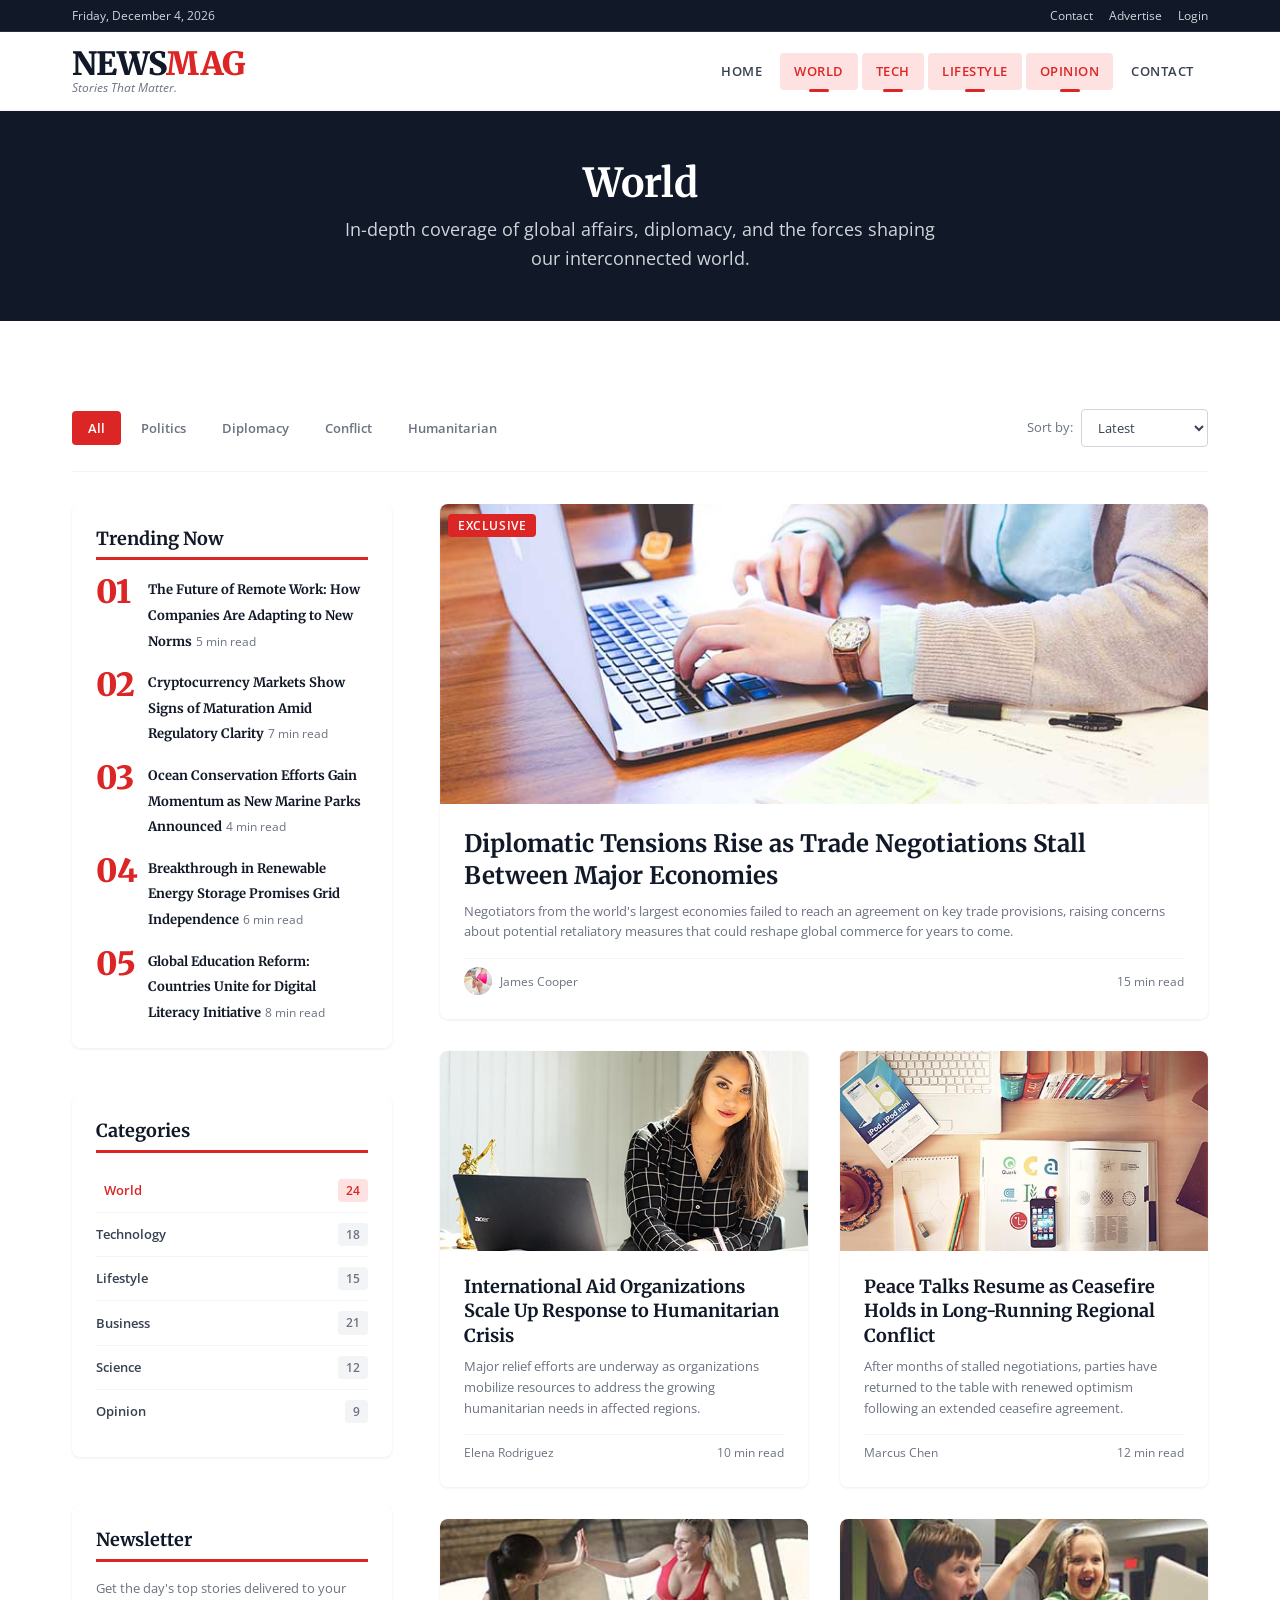
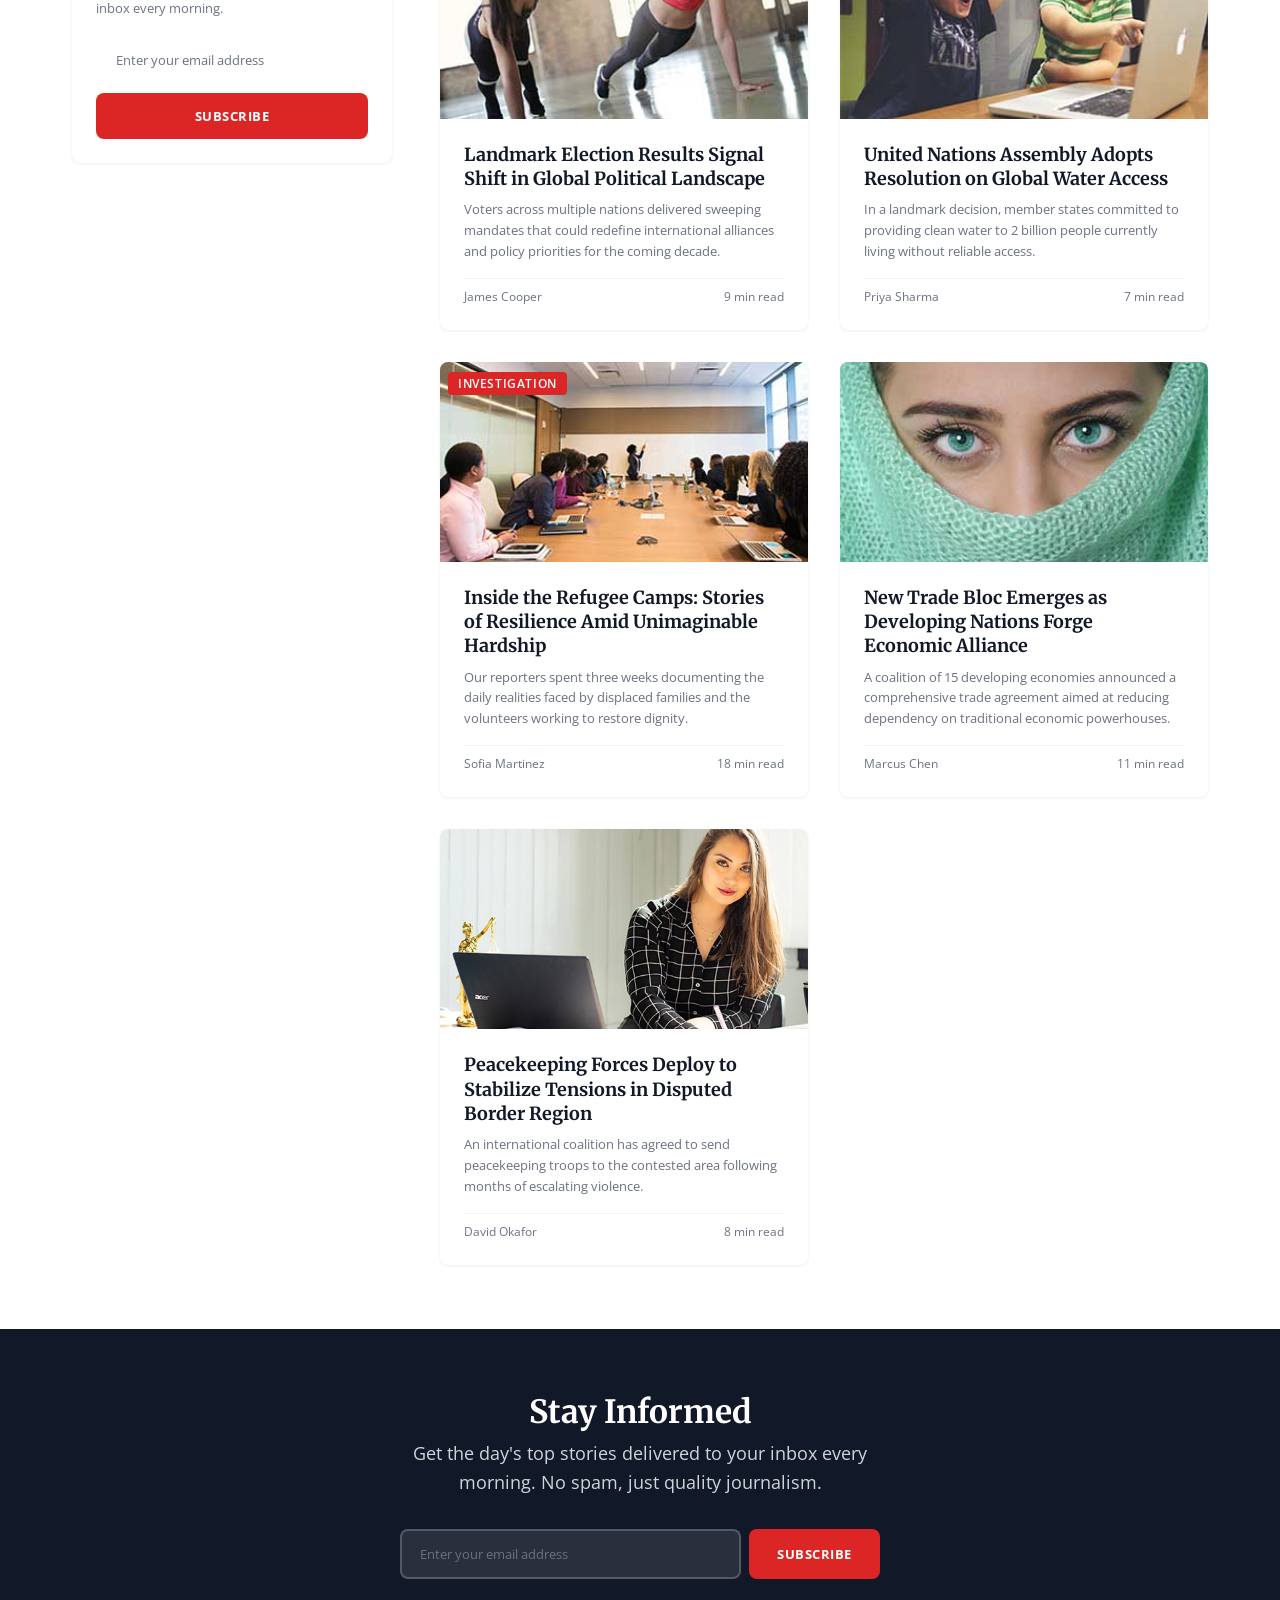
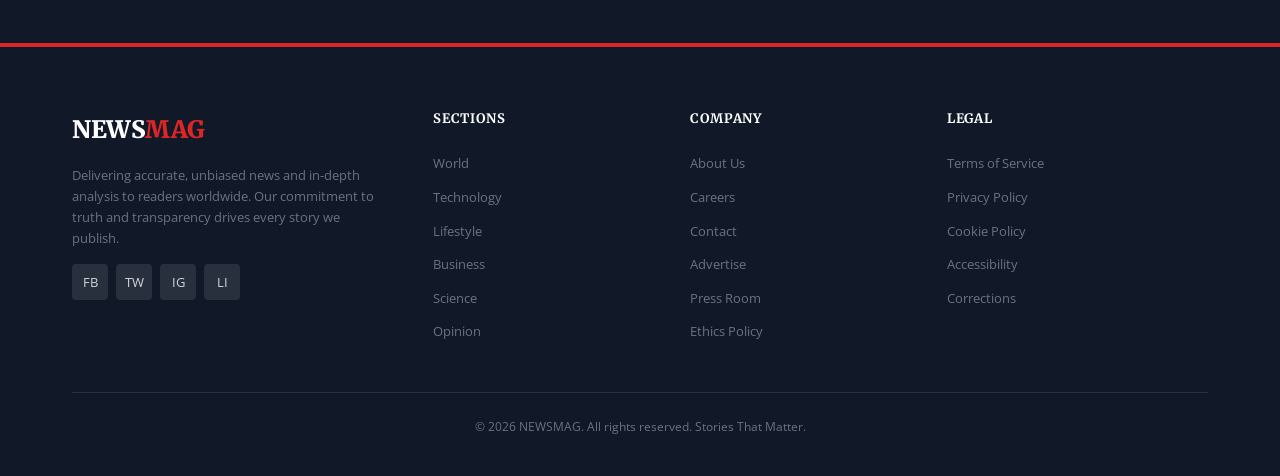
<file: category.html>
<!DOCTYPE html>
<html lang="en">
<head>
  <meta charset="UTF-8">
  <meta name="viewport" content="width=device-width, initial-scale=1.0">
  <meta name="description" content="Browse the latest stories across World, Technology, Lifestyle, and more — only at NEWSMAG.">
  <title>World — NEWSMAG</title>
  <link rel="stylesheet" href="assets/css/style.css">
</head>
<body>

  <!-- ========== TOP BAR ========== -->
  <div class="top-bar">
    <div class="container">
      <div class="top-bar__date">
        <span id="current-date"></span>
      </div>
      <div class="top-bar__links">
        <a href="contact.html">Contact</a>
        <a href="#">Advertise</a>
        <a href="#">Login</a>
      </div>
    </div>
  </div>

  <!-- ========== HEADER ========== -->
  <header class="header">
    <div class="container">
      <a href="index.html" class="logo">
        <span class="logo__name">NEWS<span>MAG</span></span>
        <span class="logo__tagline">Stories That Matter.</span>
      </a>

      <nav class="nav" role="navigation" aria-label="Main navigation">
        <a href="index.html" class="nav__link">Home</a>
        <a href="category.html" class="nav__link active">World</a>
        <a href="category.html" class="nav__link">Tech</a>
        <a href="category.html" class="nav__link">Lifestyle</a>
        <a href="category.html" class="nav__link">Opinion</a>
        <a href="contact.html" class="nav__link">Contact</a>
      </nav>

      <button class="burger" aria-label="Toggle navigation" aria-expanded="false">
        <span class="burger__line"></span>
        <span class="burger__line"></span>
        <span class="burger__line"></span>
      </button>
    </div>
  </header>

  <!-- ========== CATEGORY HEADER ========== -->
  <div class="category-header">
    <div class="container">
      <h1>World</h1>
      <p>In-depth coverage of global affairs, diplomacy, and the forces shaping our interconnected world.</p>
    </div>
  </div>

  <!-- ========== CATEGORY CONTENT ========== -->
  <section class="section">
    <div class="container">

      <!-- Filter Bar -->
      <div class="filter-bar reveal">
        <div class="filter-bar__tabs">
          <button class="filter-tab active" data-filter="all">All</button>
          <button class="filter-tab" data-filter="politics">Politics</button>
          <button class="filter-tab" data-filter="diplomacy">Diplomacy</button>
          <button class="filter-tab" data-filter="conflict">Conflict</button>
          <button class="filter-tab" data-filter="humanitarian">Humanitarian</button>
        </div>
        <div class="filter-bar__sort">
          <span class="text-gray" style="font-size: var(--fs-sm);">Sort by:</span>
          <select aria-label="Sort articles">
            <option value="latest">Latest</option>
            <option value="popular">Most Popular</option>
            <option value="oldest">Oldest</option>
          </select>
        </div>
      </div>

      <div class="category-row">
        <!-- Sidebar -->
        <div class="sidebar">
          <div class="sidebar-widget reveal">
            <h3 class="sidebar-widget__title">Trending Now</h3>
            <div class="trending-list">
              <div class="trending-item">
                <span class="trending-item__number">01</span>
                <div>
                  <a href="article.html" class="trending-item__title">The Future of Remote Work: How Companies Are Adapting to New Norms</a>
                  <span class="trending-item__meta">5 min read</span>
                </div>
              </div>
              <div class="trending-item">
                <span class="trending-item__number">02</span>
                <div>
                  <a href="article.html" class="trending-item__title">Cryptocurrency Markets Show Signs of Maturation Amid Regulatory Clarity</a>
                  <span class="trending-item__meta">7 min read</span>
                </div>
              </div>
              <div class="trending-item">
                <span class="trending-item__number">03</span>
                <div>
                  <a href="article.html" class="trending-item__title">Ocean Conservation Efforts Gain Momentum as New Marine Parks Announced</a>
                  <span class="trending-item__meta">4 min read</span>
                </div>
              </div>
              <div class="trending-item">
                <span class="trending-item__number">04</span>
                <div>
                  <a href="article.html" class="trending-item__title">Breakthrough in Renewable Energy Storage Promises Grid Independence</a>
                  <span class="trending-item__meta">6 min read</span>
                </div>
              </div>
              <div class="trending-item">
                <span class="trending-item__number">05</span>
                <div>
                  <a href="article.html" class="trending-item__title">Global Education Reform: Countries Unite for Digital Literacy Initiative</a>
                  <span class="trending-item__meta">8 min read</span>
                </div>
              </div>
            </div>
          </div>

          <div class="sidebar-widget reveal">
            <h3 class="sidebar-widget__title">Categories</h3>
            <nav class="sidebar-nav">
              <a href="category.html" class="sidebar-nav__link active">
                World <span class="sidebar-nav__count">24</span>
              </a>
              <a href="category.html" class="sidebar-nav__link">
                Technology <span class="sidebar-nav__count">18</span>
              </a>
              <a href="category.html" class="sidebar-nav__link">
                Lifestyle <span class="sidebar-nav__count">15</span>
              </a>
              <a href="category.html" class="sidebar-nav__link">
                Business <span class="sidebar-nav__count">21</span>
              </a>
              <a href="category.html" class="sidebar-nav__link">
                Science <span class="sidebar-nav__count">12</span>
              </a>
              <a href="category.html" class="sidebar-nav__link">
                Opinion <span class="sidebar-nav__count">9</span>
              </a>
            </nav>
          </div>

          <div class="sidebar-widget reveal">
            <h3 class="sidebar-widget__title">Newsletter</h3>
            <p class="text-gray" style="font-size: var(--fs-sm); margin-bottom: var(--sp-md);">Get the day's top stories delivered to your inbox every morning.</p>
            <form class="newsletter__form" data-form="newsletter" style="max-width: 100%; flex-direction: column;">
              <input type="email" class="newsletter__input" placeholder="Enter your email address" required aria-label="Email address">
              <button type="submit" class="newsletter__btn" style="width: 100%;">Subscribe</button>
            </form>
          </div>
        </div>

        <!-- Articles Grid -->
        <div>
          <div class="category-articles stagger-children">
            <a href="article.html" class="card reveal" data-category="diplomacy">
              <div class="card__image-wrapper">
                <img src="assets/img/news-825x525.jpg" alt="Diplomatic summit" class="card__image">
                <span class="card__badge"><span class="badge badge--red">Exclusive</span></span>
              </div>
              <div class="card__body">
                <h3 class="card__title">Diplomatic Tensions Rise as Trade Negotiations Stall Between Major Economies</h3>
                <p class="card__excerpt">Negotiators from the world's largest economies failed to reach an agreement on key trade provisions, raising concerns about potential retaliatory measures that could reshape global commerce for years to come.</p>
                <div class="card__meta">
                  <div class="card__author">
                    <img src="assets/img/news-350x223-1.jpg" alt="Author avatar" class="card__author-avatar">
                    <span>James Cooper</span>
                  </div>
                  <span>15 min read</span>
                </div>
              </div>
            </a>

            <a href="article.html" class="card reveal reveal-delay-1" data-category="humanitarian">
              <div class="card__image-wrapper">
                <img src="assets/img/news-450x350-1.jpg" alt="Humanitarian aid" class="card__image">
              </div>
              <div class="card__body">
                <h3 class="card__title">International Aid Organizations Scale Up Response to Humanitarian Crisis</h3>
                <p class="card__excerpt">Major relief efforts are underway as organizations mobilize resources to address the growing humanitarian needs in affected regions.</p>
                <div class="card__meta">
                  <div class="card__author">
                    <span>Elena Rodriguez</span>
                  </div>
                  <span>10 min read</span>
                </div>
              </div>
            </a>

            <a href="article.html" class="card reveal reveal-delay-2" data-category="conflict">
              <div class="card__image-wrapper">
                <img src="assets/img/news-450x350-2.jpg" alt="Peace negotiations" class="card__image">
              </div>
              <div class="card__body">
                <h3 class="card__title">Peace Talks Resume as Ceasefire Holds in Long-Running Regional Conflict</h3>
                <p class="card__excerpt">After months of stalled negotiations, parties have returned to the table with renewed optimism following an extended ceasefire agreement.</p>
                <div class="card__meta">
                  <div class="card__author">
                    <span>Marcus Chen</span>
                  </div>
                  <span>12 min read</span>
                </div>
              </div>
            </a>

            <a href="article.html" class="card reveal" data-category="politics">
              <div class="card__image-wrapper">
                <img src="assets/img/news-350x223-2.jpg" alt="Election coverage" class="card__image">
              </div>
              <div class="card__body">
                <h3 class="card__title">Landmark Election Results Signal Shift in Global Political Landscape</h3>
                <p class="card__excerpt">Voters across multiple nations delivered sweeping mandates that could redefine international alliances and policy priorities for the coming decade.</p>
                <div class="card__meta">
                  <div class="card__author">
                    <span>James Cooper</span>
                  </div>
                  <span>9 min read</span>
                </div>
              </div>
            </a>

            <a href="article.html" class="card reveal reveal-delay-1" data-category="diplomacy">
              <div class="card__image-wrapper">
                <img src="assets/img/news-350x223-3.jpg" alt="United Nations assembly" class="card__image">
              </div>
              <div class="card__body">
                <h3 class="card__title">United Nations Assembly Adopts Resolution on Global Water Access</h3>
                <p class="card__excerpt">In a landmark decision, member states committed to providing clean water to 2 billion people currently living without reliable access.</p>
                <div class="card__meta">
                  <div class="card__author">
                    <span>Priya Sharma</span>
                  </div>
                  <span>7 min read</span>
                </div>
              </div>
            </a>

            <a href="article.html" class="card reveal reveal-delay-2" data-category="humanitarian">
              <div class="card__image-wrapper">
                <img src="assets/img/news-350x223-4.jpg" alt="Refugee camp" class="card__image">
                <span class="card__badge"><span class="badge badge--red">Investigation</span></span>
              </div>
              <div class="card__body">
                <h3 class="card__title">Inside the Refugee Camps: Stories of Resilience Amid Unimaginable Hardship</h3>
                <p class="card__excerpt">Our reporters spent three weeks documenting the daily realities faced by displaced families and the volunteers working to restore dignity.</p>
                <div class="card__meta">
                  <div class="card__author">
                    <span>Sofia Martinez</span>
                  </div>
                  <span>18 min read</span>
                </div>
              </div>
            </a>

            <a href="article.html" class="card reveal" data-category="politics">
              <div class="card__image-wrapper">
                <img src="assets/img/news-350x223-5.jpg" alt="Trade summit" class="card__image">
              </div>
              <div class="card__body">
                <h3 class="card__title">New Trade Bloc Emerges as Developing Nations Forge Economic Alliance</h3>
                <p class="card__excerpt">A coalition of 15 developing economies announced a comprehensive trade agreement aimed at reducing dependency on traditional economic powerhouses.</p>
                <div class="card__meta">
                  <div class="card__author">
                    <span>Marcus Chen</span>
                  </div>
                  <span>11 min read</span>
                </div>
              </div>
            </a>

            <a href="article.html" class="card reveal reveal-delay-1" data-category="conflict">
              <div class="card__image-wrapper">
                <img src="assets/img/news-450x350-1.jpg" alt="Peacekeeping mission" class="card__image">
              </div>
              <div class="card__body">
                <h3 class="card__title">Peacekeeping Forces Deploy to Stabilize Tensions in Disputed Border Region</h3>
                <p class="card__excerpt">An international coalition has agreed to send peacekeeping troops to the contested area following months of escalating violence.</p>
                <div class="card__meta">
                  <div class="card__author">
                    <span>David Okafor</span>
                  </div>
                  <span>8 min read</span>
                </div>
              </div>
            </a>
          </div>
        </div>
      </div>
    </div>
  </section>

  <!-- ========== NEWSLETTER ========== -->
  <section class="newsletter">
    <div class="container">
      <h2 class="newsletter__title reveal">Stay Informed</h2>
      <p class="newsletter__subtitle reveal reveal-delay-1">Get the day's top stories delivered to your inbox every morning. No spam, just quality journalism.</p>
      <form class="newsletter__form reveal reveal-delay-2" data-form="newsletter">
        <input type="email" class="newsletter__input" placeholder="Enter your email address" required aria-label="Email address">
        <button type="submit" class="newsletter__btn">Subscribe</button>
      </form>
    </div>
  </section>

  <!-- ========== FOOTER ========== -->
  <footer class="footer">
    <div class="container">
      <div class="footer__grid">
        <div class="footer__brand">
          <div class="logo__name">NEWS<span>MAG</span></div>
          <p>Delivering accurate, unbiased news and in-depth analysis to readers worldwide. Our commitment to truth and transparency drives every story we publish.</p>
          <div class="footer__social">
            <a href="#" aria-label="Facebook">FB</a>
            <a href="#" aria-label="Twitter">TW</a>
            <a href="#" aria-label="Instagram">IG</a>
            <a href="#" aria-label="LinkedIn">LI</a>
          </div>
        </div>

        <div>
          <h4 class="footer__title">Sections</h4>
          <ul class="footer__links">
            <li><a href="category.html">World</a></li>
            <li><a href="category.html">Technology</a></li>
            <li><a href="category.html">Lifestyle</a></li>
            <li><a href="category.html">Business</a></li>
            <li><a href="category.html">Science</a></li>
            <li><a href="category.html">Opinion</a></li>
          </ul>
        </div>

        <div>
          <h4 class="footer__title">Company</h4>
          <ul class="footer__links">
            <li><a href="#">About Us</a></li>
            <li><a href="#">Careers</a></li>
            <li><a href="contact.html">Contact</a></li>
            <li><a href="#">Advertise</a></li>
            <li><a href="#">Press Room</a></li>
            <li><a href="#">Ethics Policy</a></li>
          </ul>
        </div>

        <div>
          <h4 class="footer__title">Legal</h4>
          <ul class="footer__links">
            <li><a href="#">Terms of Service</a></li>
            <li><a href="#">Privacy Policy</a></li>
            <li><a href="#">Cookie Policy</a></li>
            <li><a href="#">Accessibility</a></li>
            <li><a href="#">Corrections</a></li>
          </ul>
        </div>
      </div>

      <div class="footer__bottom">
        <p>&copy; <span data-year></span> NEWSMAG. All rights reserved. Stories That Matter.</p>
      </div>
    </div>
  </footer>

  <script src="assets/js/main.js"></script>
  <script>
    // Set current date
    (function() {
      var dateEl = document.getElementById('current-date');
      if (dateEl) {
        var options = { weekday: 'long', year: 'numeric', month: 'long', day: 'numeric' };
        dateEl.textContent = new Date().toLocaleDateString('en-US', options);
      }
    })();
  </script>
</body>
</html>
</file>
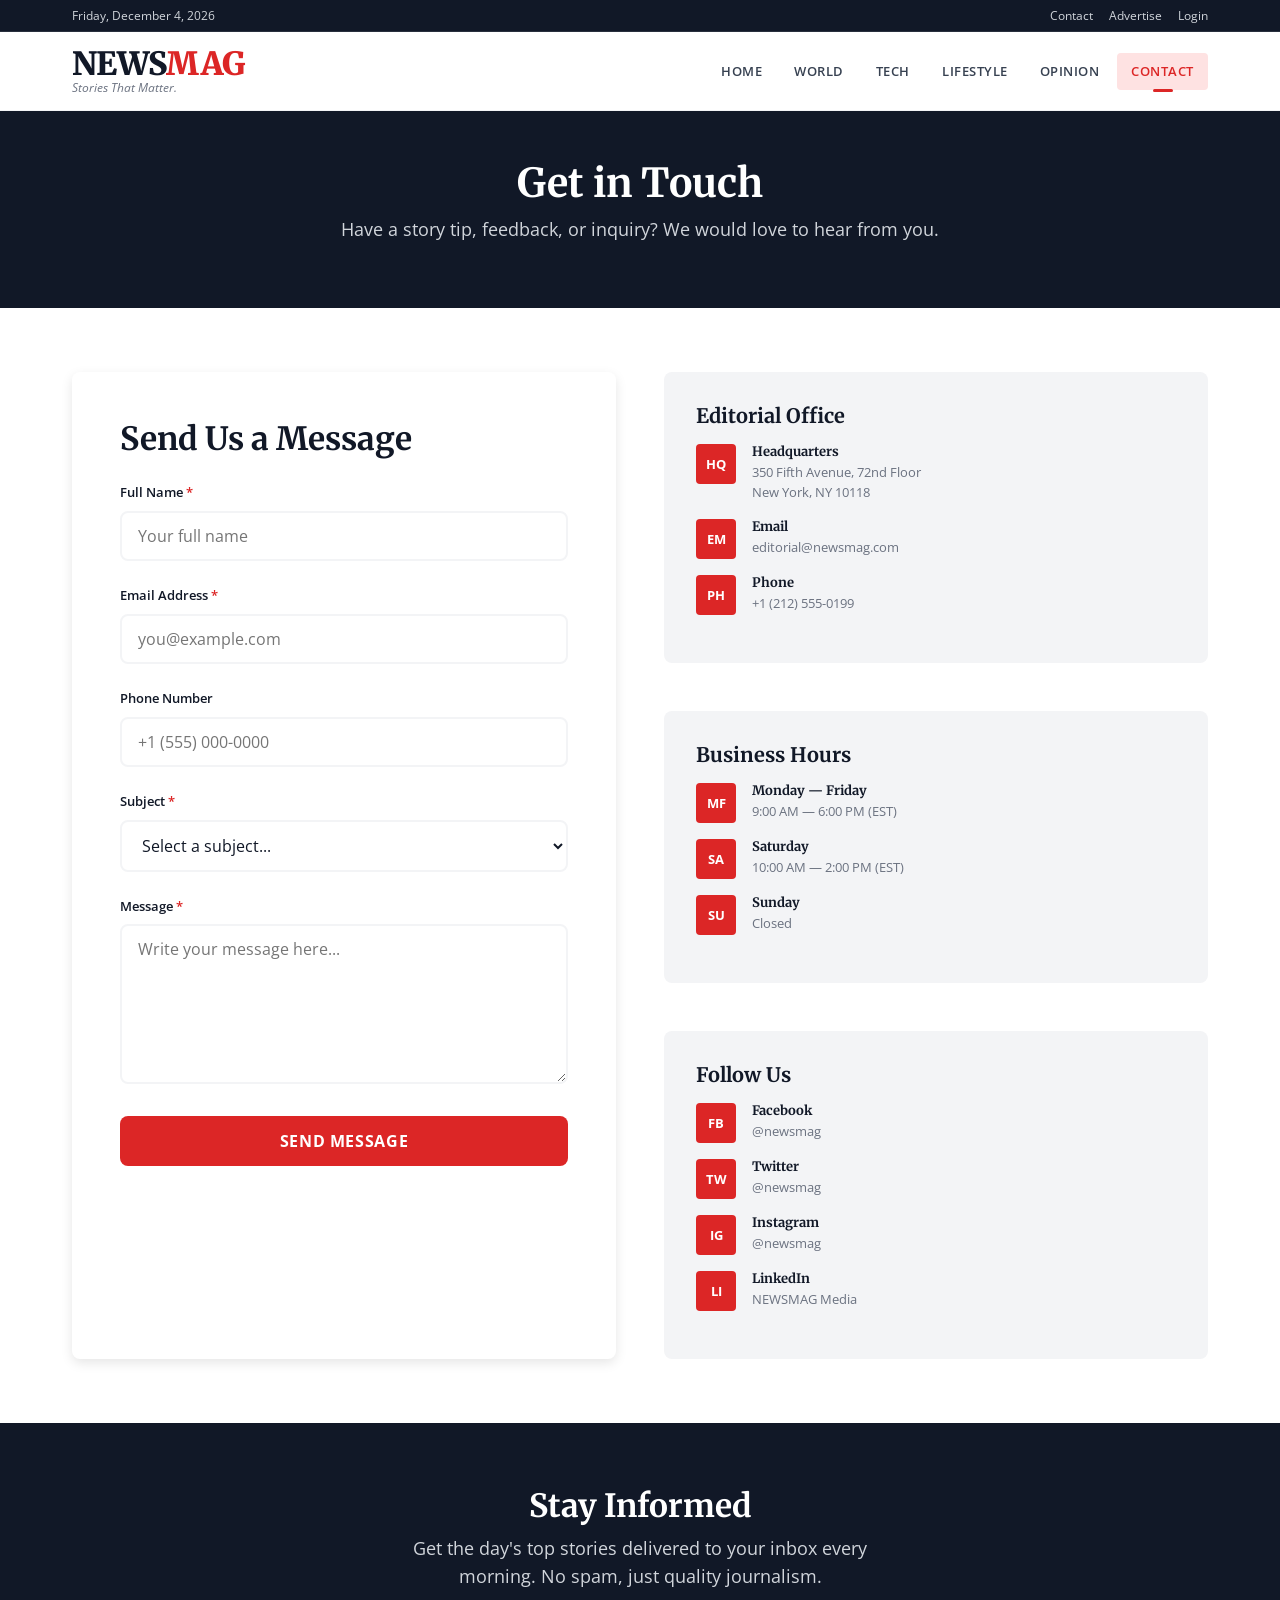
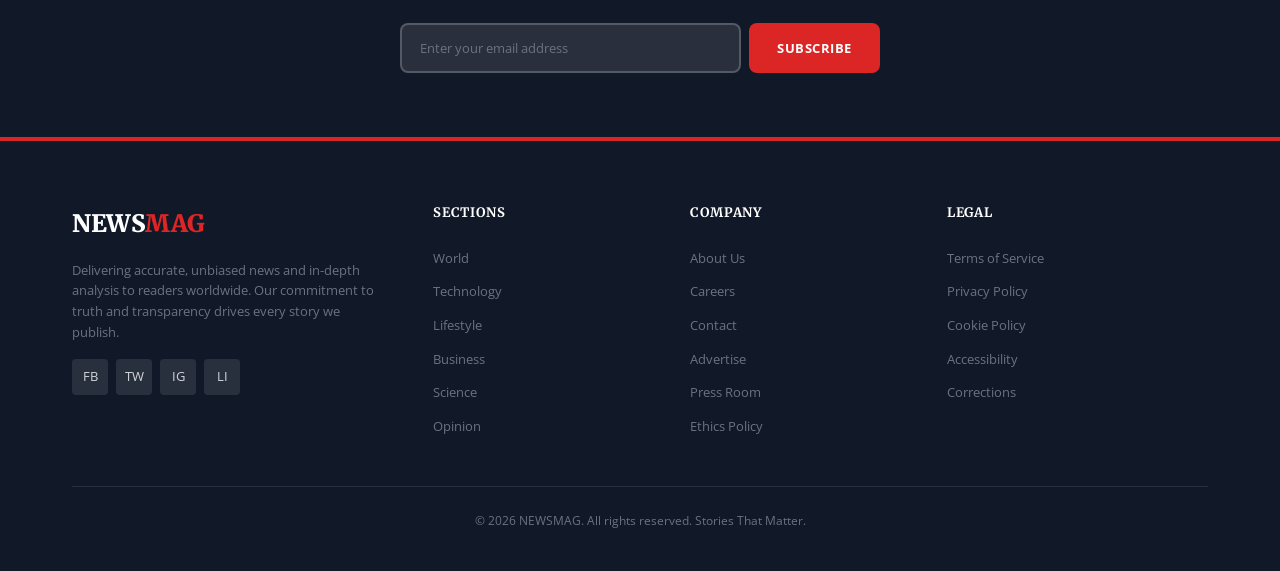
<file: contact.html>
<!DOCTYPE html>
<html lang="en">
<head>
  <meta charset="UTF-8">
  <meta name="viewport" content="width=device-width, initial-scale=1.0">
  <meta name="description" content="Get in touch with NEWSMAG. Reach our editorial team, submit a tip, or inquire about advertising opportunities.">
  <title>Contact — NEWSMAG</title>
  <link rel="stylesheet" href="assets/css/style.css">
</head>
<body>

  <!-- ========== TOP BAR ========== -->
  <div class="top-bar">
    <div class="container">
      <div class="top-bar__date">
        <span id="current-date"></span>
      </div>
      <div class="top-bar__links">
        <a href="contact.html">Contact</a>
        <a href="#">Advertise</a>
        <a href="#">Login</a>
      </div>
    </div>
  </div>

  <!-- ========== HEADER ========== -->
  <header class="header">
    <div class="container">
      <a href="index.html" class="logo">
        <span class="logo__name">NEWS<span>MAG</span></span>
        <span class="logo__tagline">Stories That Matter.</span>
      </a>

      <nav class="nav" role="navigation" aria-label="Main navigation">
        <a href="index.html" class="nav__link">Home</a>
        <a href="category.html" class="nav__link">World</a>
        <a href="category.html" class="nav__link">Tech</a>
        <a href="category.html" class="nav__link">Lifestyle</a>
        <a href="category.html" class="nav__link">Opinion</a>
        <a href="contact.html" class="nav__link active">Contact</a>
      </nav>

      <button class="burger" aria-label="Toggle navigation" aria-expanded="false">
        <span class="burger__line"></span>
        <span class="burger__line"></span>
        <span class="burger__line"></span>
      </button>
    </div>
  </header>

  <!-- ========== CONTACT HEADER ========== -->
  <div class="contact-header">
    <div class="container">
      <h1>Get in Touch</h1>
      <p>Have a story tip, feedback, or inquiry? We would love to hear from you.</p>
    </div>
  </div>

  <!-- ========== CONTACT SECTION ========== -->
  <section class="contact-section">
    <div class="container">

      <!-- Contact Form -->
      <div class="contact-form reveal">
        <h2 style="margin-bottom: var(--sp-lg);">Send Us a Message</h2>
        <form data-form="contact">
          <div class="form-group">
            <label for="contact-name">Full Name <span class="text-red">*</span></label>
            <input type="text" id="contact-name" name="name" placeholder="Your full name" required>
            <span class="error-msg">Please enter your name.</span>
          </div>

          <div class="form-group">
            <label for="contact-email">Email Address <span class="text-red">*</span></label>
            <input type="email" id="contact-email" name="email" placeholder="you@example.com" required>
            <span class="error-msg">Please enter a valid email address.</span>
          </div>

          <div class="form-group">
            <label for="contact-phone">Phone Number</label>
            <input type="tel" id="contact-phone" name="phone" placeholder="+1 (555) 000-0000">
            <span class="error-msg">Please enter a valid phone number.</span>
          </div>

          <div class="form-group">
            <label for="contact-subject">Subject <span class="text-red">*</span></label>
            <select id="contact-subject" name="subject" required>
              <option value="">Select a subject...</option>
              <option value="editorial">Editorial Inquiry</option>
              <option value="tip">Story Tip</option>
              <option value="advertising">Advertising</option>
              <option value="feedback">Feedback</option>
              <option value="corrections">Corrections</option>
              <option value="other">Other</option>
            </select>
            <span class="error-msg">Please select a subject.</span>
          </div>

          <div class="form-group">
            <label for="contact-message">Message <span class="text-red">*</span></label>
            <textarea id="contact-message" name="message" placeholder="Write your message here..." required></textarea>
            <span class="error-msg">Please enter a message (at least 10 characters).</span>
          </div>

          <button type="submit" class="form-submit">Send Message</button>

          <div class="form-ok">Your message has been sent successfully. We will get back to you within 24 hours.</div>
          <div class="form-err">Something went wrong. Please check your inputs and try again.</div>
        </form>
      </div>

      <!-- Contact Info -->
      <div class="contact-info">
        <div class="contact-info__card reveal">
          <h3>Editorial Office</h3>
          <div class="contact-info__item">
            <div class="contact-info__icon">HQ</div>
            <div class="contact-info__text">
              <h4>Headquarters</h4>
              <p>350 Fifth Avenue, 72nd Floor<br>New York, NY 10118</p>
            </div>
          </div>
          <div class="contact-info__item">
            <div class="contact-info__icon">EM</div>
            <div class="contact-info__text">
              <h4>Email</h4>
              <p>editorial@newsmag.com</p>
            </div>
          </div>
          <div class="contact-info__item">
            <div class="contact-info__icon">PH</div>
            <div class="contact-info__text">
              <h4>Phone</h4>
              <p>+1 (212) 555-0199</p>
            </div>
          </div>
        </div>

        <div class="contact-info__card reveal reveal-delay-1">
          <h3>Business Hours</h3>
          <div class="contact-info__item">
            <div class="contact-info__icon">MF</div>
            <div class="contact-info__text">
              <h4>Monday — Friday</h4>
              <p>9:00 AM — 6:00 PM (EST)</p>
            </div>
          </div>
          <div class="contact-info__item">
            <div class="contact-info__icon">SA</div>
            <div class="contact-info__text">
              <h4>Saturday</h4>
              <p>10:00 AM — 2:00 PM (EST)</p>
            </div>
          </div>
          <div class="contact-info__item">
            <div class="contact-info__icon">SU</div>
            <div class="contact-info__text">
              <h4>Sunday</h4>
              <p>Closed</p>
            </div>
          </div>
        </div>

        <div class="contact-info__card reveal reveal-delay-2">
          <h3>Follow Us</h3>
          <div class="contact-info__item">
            <div class="contact-info__icon">FB</div>
            <div class="contact-info__text">
              <h4>Facebook</h4>
              <p>@newsmag</p>
            </div>
          </div>
          <div class="contact-info__item">
            <div class="contact-info__icon">TW</div>
            <div class="contact-info__text">
              <h4>Twitter</h4>
              <p>@newsmag</p>
            </div>
          </div>
          <div class="contact-info__item">
            <div class="contact-info__icon">IG</div>
            <div class="contact-info__text">
              <h4>Instagram</h4>
              <p>@newsmag</p>
            </div>
          </div>
          <div class="contact-info__item">
            <div class="contact-info__icon">LI</div>
            <div class="contact-info__text">
              <h4>LinkedIn</h4>
              <p>NEWSMAG Media</p>
            </div>
          </div>
        </div>
      </div>

    </div>
  </section>

  <!-- ========== NEWSLETTER ========== -->
  <section class="newsletter">
    <div class="container">
      <h2 class="newsletter__title reveal">Stay Informed</h2>
      <p class="newsletter__subtitle reveal reveal-delay-1">Get the day's top stories delivered to your inbox every morning. No spam, just quality journalism.</p>
      <form class="newsletter__form reveal reveal-delay-2" data-form="newsletter">
        <input type="email" class="newsletter__input" placeholder="Enter your email address" required aria-label="Email address">
        <button type="submit" class="newsletter__btn">Subscribe</button>
      </form>
    </div>
  </section>

  <!-- ========== FOOTER ========== -->
  <footer class="footer">
    <div class="container">
      <div class="footer__grid">
        <div class="footer__brand">
          <div class="logo__name">NEWS<span>MAG</span></div>
          <p>Delivering accurate, unbiased news and in-depth analysis to readers worldwide. Our commitment to truth and transparency drives every story we publish.</p>
          <div class="footer__social">
            <a href="#" aria-label="Facebook">FB</a>
            <a href="#" aria-label="Twitter">TW</a>
            <a href="#" aria-label="Instagram">IG</a>
            <a href="#" aria-label="LinkedIn">LI</a>
          </div>
        </div>

        <div>
          <h4 class="footer__title">Sections</h4>
          <ul class="footer__links">
            <li><a href="category.html">World</a></li>
            <li><a href="category.html">Technology</a></li>
            <li><a href="category.html">Lifestyle</a></li>
            <li><a href="category.html">Business</a></li>
            <li><a href="category.html">Science</a></li>
            <li><a href="category.html">Opinion</a></li>
          </ul>
        </div>

        <div>
          <h4 class="footer__title">Company</h4>
          <ul class="footer__links">
            <li><a href="#">About Us</a></li>
            <li><a href="#">Careers</a></li>
            <li><a href="contact.html">Contact</a></li>
            <li><a href="#">Advertise</a></li>
            <li><a href="#">Press Room</a></li>
            <li><a href="#">Ethics Policy</a></li>
          </ul>
        </div>

        <div>
          <h4 class="footer__title">Legal</h4>
          <ul class="footer__links">
            <li><a href="#">Terms of Service</a></li>
            <li><a href="#">Privacy Policy</a></li>
            <li><a href="#">Cookie Policy</a></li>
            <li><a href="#">Accessibility</a></li>
            <li><a href="#">Corrections</a></li>
          </ul>
        </div>
      </div>

      <div class="footer__bottom">
        <p>&copy; <span data-year></span> NEWSMAG. All rights reserved. Stories That Matter.</p>
      </div>
    </div>
  </footer>

  <script src="assets/js/main.js"></script>
  <script>
    // Set current date
    (function() {
      var dateEl = document.getElementById('current-date');
      if (dateEl) {
        var options = { weekday: 'long', year: 'numeric', month: 'long', day: 'numeric' };
        dateEl.textContent = new Date().toLocaleDateString('en-US', options);
      }
    })();
  </script>
</body>
</html>
</file>
<file: assets/css/style.css>
/* ==========================================================================
   NEWSMAG — News & Magazine Template
   Stories That Matter.
   ========================================================================== */

/* --- Google Fonts --- */
@import url('https://fonts.googleapis.com/css2?family=Merriweather:ital,wght@0,300;0,400;0,700;0,900;1,400&family=Open+Sans:ital,wght@0,300;0,400;0,600;0,700;0,800;1,400;1,600&display=swap');

/* ==========================================================================
   1. DESIGN TOKENS
   ========================================================================== */
:root {
  /* Colors */
  --clr-dark: #111827;
  --clr-dark-rgb: 17, 24, 39;
  --clr-red: #DC2626;
  --clr-red-rgb: 220, 38, 38;
  --clr-red-dark: #B91C1C;
  --clr-red-light: #FEE2E2;
  --clr-white: #FFFFFF;
  --clr-white-rgb: 255, 255, 255;
  --clr-gray: #F3F4F6;
  --clr-gray-rgb: 243, 244, 246;
  --clr-gray-mid: #D1D5DB;
  --clr-gray-dark: #6B7280;
  --clr-gray-darker: #374151;
  --clr-black: #000000;

  /* Typography */
  --ff-heading: 'Merriweather', Georgia, 'Times New Roman', serif;
  --ff-body: 'Open Sans', -apple-system, BlinkMacSystemFont, 'Segoe UI', Roboto, sans-serif;

  --fs-xs: 0.75rem;     /* 12px */
  --fs-sm: 0.8125rem;   /* 13px */
  --fs-base: 1rem;      /* 16px */
  --fs-md: 1.125rem;    /* 18px */
  --fs-lg: 1.25rem;     /* 20px */
  --fs-xl: 1.5rem;      /* 24px */
  --fs-2xl: 2rem;       /* 32px */
  --fs-3xl: 2.5rem;     /* 40px */
  --fs-4xl: 3rem;       /* 48px */

  --fw-light: 300;
  --fw-regular: 400;
  --fw-semibold: 600;
  --fw-bold: 700;
  --fw-black: 900;

  --lh-tight: 1.2;
  --lh-snug: 1.35;
  --lh-normal: 1.6;
  --lh-loose: 1.8;

  /* Spacing */
  --sp-xs: 0.25rem;
  --sp-sm: 0.5rem;
  --sp-md: 1rem;
  --sp-lg: 1.5rem;
  --sp-xl: 2rem;
  --sp-2xl: 3rem;
  --sp-3xl: 4rem;
  --sp-4xl: 6rem;

  /* Layout */
  --max-width: 1200px;
  --sidebar-width: 320px;
  --gap: 2rem;
  --gap-sm: 1rem;
  --gap-lg: 3rem;

  /* Borders & Radius */
  --radius-sm: 4px;
  --radius-md: 8px;
  --radius-lg: 12px;
  --radius-full: 50%;

  /* Shadows */
  --shadow-sm: 0 1px 3px rgba(0,0,0,0.08);
  --shadow-md: 0 4px 12px rgba(0,0,0,0.1);
  --shadow-lg: 0 8px 30px rgba(0,0,0,0.12);
  --shadow-xl: 0 12px 40px rgba(0,0,0,0.15);

  /* Transitions */
  --transition-fast: 150ms ease;
  --transition-base: 250ms ease;
  --transition-slow: 400ms ease;

  /* Z-Index */
  --z-dropdown: 100;
  --z-sticky: 200;
  --z-overlay: 300;
  --z-modal: 400;
  --z-ticker: 150;
}

/* ==========================================================================
   2. RESET & BASE
   ========================================================================== */
*,
*::before,
*::after {
  margin: 0;
  padding: 0;
  box-sizing: border-box;
}

html {
  font-size: 16px;
  scroll-behavior: smooth;
  -webkit-text-size-adjust: 100%;
}

body {
  font-family: var(--ff-body);
  font-size: var(--fs-base);
  font-weight: var(--fw-regular);
  line-height: var(--lh-normal);
  color: var(--clr-dark);
  background-color: var(--clr-white);
  -webkit-font-smoothing: antialiased;
  -moz-osx-font-smoothing: grayscale;
}

img {
  max-width: 100%;
  height: auto;
  display: block;
}

a {
  color: inherit;
  text-decoration: none;
  transition: color var(--transition-fast);
}

a:hover {
  color: var(--clr-red);
}

ul, ol {
  list-style: none;
}

button {
  cursor: pointer;
  border: none;
  background: none;
  font-family: inherit;
  font-size: inherit;
}

input, textarea, select {
  font-family: inherit;
  font-size: inherit;
}

h1, h2, h3, h4, h5, h6 {
  font-family: var(--ff-heading);
  font-weight: var(--fw-bold);
  line-height: var(--lh-tight);
  color: var(--clr-dark);
}

h1 { font-size: var(--fs-3xl); }
h2 { font-size: var(--fs-2xl); }
h3 { font-size: var(--fs-xl); }
h4 { font-size: var(--fs-lg); }
h5 { font-size: var(--fs-md); }
h6 { font-size: var(--fs-base); }

p {
  margin-bottom: var(--sp-md);
}

/* ==========================================================================
   3. UTILITY CLASSES
   ========================================================================== */
.container {
  width: 100%;
  max-width: var(--max-width);
  margin: 0 auto;
  padding: 0 var(--sp-xl);
}

.sr-only {
  position: absolute;
  width: 1px;
  height: 1px;
  padding: 0;
  margin: -1px;
  overflow: hidden;
  clip: rect(0,0,0,0);
  white-space: nowrap;
  border: 0;
}

.text-red { color: var(--clr-red); }
.text-dark { color: var(--clr-dark); }
.text-gray { color: var(--clr-gray-dark); }
.text-white { color: var(--clr-white); }

.bg-dark { background-color: var(--clr-dark); }
.bg-red { background-color: var(--clr-red); }
.bg-gray { background-color: var(--clr-gray); }

.font-heading { font-family: var(--ff-heading); }
.font-body { font-family: var(--ff-body); }

.flex { display: flex; }
.flex-col { flex-direction: column; }
.flex-wrap { flex-wrap: wrap; }
.items-center { align-items: center; }
.items-start { align-items: flex-start; }
.justify-center { justify-content: center; }
.justify-between { justify-content: space-between; }
.gap-sm { gap: var(--sp-sm); }
.gap-md { gap: var(--sp-md); }
.gap-lg { gap: var(--gap); }

.section-title {
  font-family: var(--ff-heading);
  font-size: var(--fs-xl);
  font-weight: var(--fw-bold);
  margin-bottom: var(--sp-lg);
  padding-bottom: var(--sp-sm);
  border-bottom: 3px solid var(--clr-red);
  display: inline-block;
}

.section-title--white {
  color: var(--clr-white);
  border-bottom-color: var(--clr-red);
}

/* ==========================================================================
   4. BADGE / TAG
   ========================================================================== */
.badge {
  display: inline-block;
  padding: 2px 10px;
  font-size: var(--fs-xs);
  font-weight: var(--fw-semibold);
  text-transform: uppercase;
  letter-spacing: 0.05em;
  border-radius: var(--radius-sm);
  line-height: 1.6;
}

.badge--red {
  background-color: var(--clr-red);
  color: var(--clr-white);
}

.badge--dark {
  background-color: var(--clr-dark);
  color: var(--clr-white);
}

.badge--outline {
  border: 1px solid var(--clr-gray-mid);
  color: var(--clr-gray-dark);
  background: transparent;
}

.badge--white {
  background-color: var(--clr-white);
  color: var(--clr-dark);
}

.tag {
  display: inline-block;
  padding: 3px 12px;
  font-size: var(--fs-xs);
  font-weight: var(--fw-semibold);
  text-transform: uppercase;
  letter-spacing: 0.04em;
  color: var(--clr-red);
  border: 1px solid var(--clr-red);
  border-radius: var(--radius-sm);
  transition: all var(--transition-fast);
}

.tag:hover {
  background-color: var(--clr-red);
  color: var(--clr-white);
}

/* ==========================================================================
   5. TOP BAR
   ========================================================================== */
.top-bar {
  background-color: var(--clr-dark);
  color: var(--clr-gray-mid);
  font-size: var(--fs-xs);
  padding: 6px 0;
  border-bottom: 1px solid rgba(255,255,255,0.1);
}

.top-bar .container {
  display: flex;
  justify-content: space-between;
  align-items: center;
}

.top-bar__date {
  display: flex;
  align-items: center;
  gap: var(--sp-sm);
}

.top-bar__links {
  display: flex;
  gap: var(--sp-md);
}

.top-bar__links a {
  color: var(--clr-gray-mid);
  transition: color var(--transition-fast);
}

.top-bar__links a:hover {
  color: var(--clr-white);
}

/* ==========================================================================
   6. HEADER / NAVIGATION
   ========================================================================== */
.header {
  background-color: var(--clr-white);
  border-bottom: 1px solid var(--clr-gray);
  position: sticky;
  top: 0;
  z-index: var(--z-sticky);
}

.header .container {
  display: flex;
  justify-content: space-between;
  align-items: center;
  padding-top: var(--sp-md);
  padding-bottom: var(--sp-md);
}

.logo {
  display: flex;
  flex-direction: column;
  line-height: 1;
}

.logo__name {
  font-family: var(--ff-heading);
  font-size: var(--fs-2xl);
  font-weight: var(--fw-black);
  color: var(--clr-dark);
  letter-spacing: -0.02em;
}

.logo__name span {
  color: var(--clr-red);
}

.logo__tagline {
  font-size: var(--fs-xs);
  color: var(--clr-gray-dark);
  font-style: italic;
  margin-top: 2px;
}

.nav {
  display: flex;
  align-items: center;
  gap: var(--sp-xs);
}

.nav__link {
  padding: 8px 14px;
  font-size: var(--fs-sm);
  font-weight: var(--fw-semibold);
  color: var(--clr-gray-darker);
  text-transform: uppercase;
  letter-spacing: 0.04em;
  border-radius: var(--radius-sm);
  transition: all var(--transition-fast);
  position: relative;
}

.nav__link:hover,
.nav__link.active {
  color: var(--clr-red);
  background-color: var(--clr-red-light);
}

.nav__link.active::after {
  content: '';
  position: absolute;
  bottom: -2px;
  left: 50%;
  transform: translateX(-50%);
  width: 20px;
  height: 3px;
  background-color: var(--clr-red);
  border-radius: 2px;
}

.burger {
  display: none;
  flex-direction: column;
  gap: 5px;
  padding: 8px;
  cursor: pointer;
}

.burger__line {
  width: 24px;
  height: 2px;
  background-color: var(--clr-dark);
  border-radius: 2px;
  transition: all var(--transition-base);
}

.burger.open .burger__line:nth-child(1) {
  transform: rotate(45deg) translate(5px, 5px);
}

.burger.open .burger__line:nth-child(2) {
  opacity: 0;
}

.burger.open .burger__line:nth-child(3) {
  transform: rotate(-45deg) translate(5px, -5px);
}

/* ==========================================================================
   7. BREAKING NEWS TICKER
   ========================================================================== */
.ticker {
  background-color: var(--clr-red);
  color: var(--clr-white);
  padding: 8px 0;
  overflow: hidden;
  position: relative;
  z-index: var(--z-ticker);
}

.ticker .container {
  display: flex;
  align-items: center;
  gap: var(--sp-md);
}

.ticker__label {
  flex-shrink: 0;
  font-size: var(--fs-xs);
  font-weight: var(--fw-bold);
  text-transform: uppercase;
  letter-spacing: 0.06em;
  background-color: var(--clr-white);
  color: var(--clr-red);
  padding: 3px 12px;
  border-radius: var(--radius-sm);
  animation: tickerPulse 2s ease-in-out infinite;
}

@keyframes tickerPulse {
  0%, 100% { opacity: 1; }
  50% { opacity: 0.7; }
}

.ticker__content {
  overflow: hidden;
  flex: 1;
}

.ticker__track {
  display: flex;
  gap: var(--sp-3xl);
  animation: tickerScroll 30s linear infinite;
  white-space: nowrap;
}

.ticker__item {
  font-size: var(--fs-sm);
  font-weight: var(--fw-semibold);
  display: flex;
  align-items: center;
  gap: var(--sp-sm);
  flex-shrink: 0;
}

.ticker__item::before {
  content: '\2022';
  font-size: var(--fs-lg);
}

@keyframes tickerScroll {
  0% { transform: translateX(0); }
  100% { transform: translateX(-50%); }
}

/* ==========================================================================
   8. HERO SECTION
   ========================================================================== */
.hero {
  padding: var(--sp-2xl) 0;
  background-color: var(--clr-white);
}

.hero .container {
  display: grid;
  grid-template-columns: 1.4fr 0.6fr;
  gap: var(--gap);
}

.hero__main {
  position: relative;
  border-radius: var(--radius-md);
  overflow: hidden;
  cursor: pointer;
}

.hero__image {
  width: 100%;
  height: 480px;
  object-fit: cover;
  transition: transform var(--transition-slow);
}

.hero__main:hover .hero__image {
  transform: scale(1.02);
}

.hero__overlay {
  position: absolute;
  bottom: 0;
  left: 0;
  right: 0;
  padding: var(--sp-2xl) var(--sp-xl);
  background: linear-gradient(transparent, rgba(0,0,0,0.85));
  color: var(--clr-white);
}

.hero__overlay .badge {
  margin-bottom: var(--sp-sm);
}

.hero__overlay h2 {
  color: var(--clr-white);
  font-size: var(--fs-2xl);
  margin-bottom: var(--sp-sm);
  line-height: var(--lh-snug);
}

.hero__overlay p {
  font-size: var(--fs-sm);
  color: rgba(255,255,255,0.8);
  margin-bottom: var(--sp-sm);
}

.hero__overlay .meta {
  font-size: var(--fs-xs);
  color: rgba(255,255,255,0.6);
  display: flex;
  align-items: center;
  gap: var(--sp-md);
}

.hero__sidebar {
  display: flex;
  flex-direction: column;
  gap: var(--sp-md);
}

.hero-card {
  display: flex;
  gap: var(--sp-md);
  padding: var(--sp-md);
  background-color: var(--clr-gray);
  border-radius: var(--radius-md);
  transition: all var(--transition-fast);
  cursor: pointer;
}

.hero-card:hover {
  background-color: var(--clr-red-light);
}

.hero-card__image {
  width: 100px;
  height: 80px;
  object-fit: cover;
  border-radius: var(--radius-sm);
  flex-shrink: 0;
}

.hero-card__content {
  display: flex;
  flex-direction: column;
  justify-content: center;
}

.hero-card__title {
  font-family: var(--ff-heading);
  font-size: var(--fs-sm);
  font-weight: var(--fw-bold);
  line-height: var(--lh-snug);
  margin-bottom: var(--sp-xs);
}

.hero-card__meta {
  font-size: var(--fs-xs);
  color: var(--clr-gray-dark);
}

/* ==========================================================================
   9. SECTION SPACING
   ========================================================================== */
.section {
  padding: var(--sp-3xl) 0;
}

.section--gray {
  background-color: var(--clr-gray);
}

.section--dark {
  background-color: var(--clr-dark);
  color: var(--clr-white);
}

.section--dark h2,
.section--dark h3,
.section--dark h4 {
  color: var(--clr-white);
}

.section--dark .meta {
  color: var(--clr-gray-mid);
}

.section--dark .card {
  background-color: var(--clr-gray-darker);
}

.section--dark .card__title {
  color: var(--clr-white);
}

/* ==========================================================================
   10. ARTICLE CARDS
   ========================================================================== */
.card {
  background-color: var(--clr-white);
  border-radius: var(--radius-md);
  overflow: hidden;
  box-shadow: var(--shadow-sm);
  transition: all var(--transition-base);
  cursor: pointer;
  display: flex;
  flex-direction: column;
}

.card:hover {
  box-shadow: var(--shadow-lg);
  transform: translateY(-3px);
}

.card__image-wrapper {
  position: relative;
  overflow: hidden;
}

.card__image {
  width: 100%;
  height: 200px;
  object-fit: cover;
  transition: transform var(--transition-slow);
}

.card:hover .card__image {
  transform: scale(1.05);
}

.card__badge {
  position: absolute;
  top: var(--sp-sm);
  left: var(--sp-sm);
}

.card__body {
  padding: var(--sp-lg);
  flex: 1;
  display: flex;
  flex-direction: column;
}

.card__title {
  font-family: var(--ff-heading);
  font-size: var(--fs-md);
  font-weight: var(--fw-bold);
  line-height: var(--lh-snug);
  margin-bottom: var(--sp-sm);
  transition: color var(--transition-fast);
}

.card:hover .card__title {
  color: var(--clr-red);
}

.card__excerpt {
  font-size: var(--fs-sm);
  color: var(--clr-gray-dark);
  line-height: var(--lh-normal);
  margin-bottom: var(--sp-md);
  flex: 1;
}

.card__meta {
  display: flex;
  justify-content: space-between;
  align-items: center;
  font-size: var(--fs-xs);
  color: var(--clr-gray-dark);
  padding-top: var(--sp-sm);
  border-top: 1px solid var(--clr-gray);
}

.card__author {
  display: flex;
  align-items: center;
  gap: var(--sp-sm);
}

.card__author-avatar {
  width: 28px;
  height: 28px;
  border-radius: var(--radius-full);
  object-fit: cover;
}

/* Grid layouts */
.articles-grid {
  display: grid;
  grid-template-columns: repeat(3, 1fr);
  gap: var(--gap);
}

.articles-grid--2 {
  grid-template-columns: repeat(2, 1fr);
}

/* ==========================================================================
   11. CATEGORY SECTION
   ========================================================================== */
.category-row {
  display: grid;
  grid-template-columns: var(--sidebar-width) 1fr;
  gap: var(--gap-lg);
}

.category-articles {
  display: grid;
  grid-template-columns: repeat(2, 1fr);
  gap: var(--gap);
}

.category-articles .card:first-child {
  grid-column: 1 / -1;
}

.category-articles .card:first-child .card__image {
  height: 300px;
}

.category-articles .card:first-child .card__title {
  font-size: var(--fs-xl);
}

/* Sidebar */
.sidebar {
  display: flex;
  flex-direction: column;
  gap: var(--gap-lg);
}

.sidebar-widget {
  padding: var(--sp-lg);
  background-color: var(--clr-white);
  border-radius: var(--radius-md);
  box-shadow: var(--shadow-sm);
}

.sidebar-widget__title {
  font-family: var(--ff-heading);
  font-size: var(--fs-md);
  font-weight: var(--fw-bold);
  margin-bottom: var(--sp-md);
  padding-bottom: var(--sp-sm);
  border-bottom: 3px solid var(--clr-red);
}

.trending-list {
  display: flex;
  flex-direction: column;
  gap: var(--sp-md);
}

.trending-item {
  display: flex;
  gap: var(--sp-md);
  align-items: flex-start;
}

.trending-item__number {
  font-family: var(--ff-heading);
  font-size: var(--fs-2xl);
  font-weight: var(--fw-black);
  color: var(--clr-red);
  line-height: 1;
  flex-shrink: 0;
  width: 36px;
}

.trending-item__title {
  font-family: var(--ff-heading);
  font-size: var(--fs-sm);
  font-weight: var(--fw-bold);
  line-height: var(--lh-snug);
  transition: color var(--transition-fast);
}

.trending-item__title:hover {
  color: var(--clr-red);
}

.trending-item__meta {
  font-size: var(--fs-xs);
  color: var(--clr-gray-dark);
  margin-top: 2px;
}

/* Category sidebar navigation */
.sidebar-nav {
  display: flex;
  flex-direction: column;
  gap: 0;
}

.sidebar-nav__link {
  display: flex;
  justify-content: space-between;
  align-items: center;
  padding: 10px 0;
  border-bottom: 1px solid var(--clr-gray);
  font-size: var(--fs-sm);
  font-weight: var(--fw-semibold);
  color: var(--clr-gray-darker);
  transition: all var(--transition-fast);
}

.sidebar-nav__link:last-child {
  border-bottom: none;
}

.sidebar-nav__link:hover,
.sidebar-nav__link.active {
  color: var(--clr-red);
  padding-left: var(--sp-sm);
}

.sidebar-nav__count {
  background-color: var(--clr-gray);
  padding: 2px 8px;
  border-radius: var(--radius-sm);
  font-size: var(--fs-xs);
  color: var(--clr-gray-dark);
}

.sidebar-nav__link:hover .sidebar-nav__count,
.sidebar-nav__link.active .sidebar-nav__count {
  background-color: var(--clr-red-light);
  color: var(--clr-red);
}

/* ==========================================================================
   12. FEATURED / LARGE ARTICLE CARD
   ========================================================================== */
.featured-card {
  position: relative;
  border-radius: var(--radius-md);
  overflow: hidden;
  cursor: pointer;
}

.featured-card__image {
  width: 100%;
  height: 400px;
  object-fit: cover;
  transition: transform var(--transition-slow);
}

.featured-card:hover .featured-card__image {
  transform: scale(1.02);
}

.featured-card__overlay {
  position: absolute;
  bottom: 0;
  left: 0;
  right: 0;
  padding: var(--sp-2xl);
  background: linear-gradient(transparent, rgba(0,0,0,0.9));
  color: var(--clr-white);
}

.featured-card__overlay h3 {
  color: var(--clr-white);
  font-size: var(--fs-xl);
  margin-bottom: var(--sp-sm);
}

/* ==========================================================================
   13. NEWSLETTER
   ========================================================================== */
.newsletter {
  background-color: var(--clr-dark);
  padding: var(--sp-3xl) 0;
}

.newsletter .container {
  text-align: center;
}

.newsletter__title {
  color: var(--clr-white);
  font-size: var(--fs-2xl);
  margin-bottom: var(--sp-sm);
}

.newsletter__subtitle {
  color: var(--clr-gray-mid);
  font-size: var(--fs-md);
  margin-bottom: var(--sp-xl);
  max-width: 500px;
  margin-left: auto;
  margin-right: auto;
}

.newsletter__form {
  display: flex;
  gap: var(--sp-sm);
  max-width: 480px;
  margin: 0 auto;
}

.newsletter__input {
  flex: 1;
  padding: 14px 18px;
  border: 2px solid rgba(255,255,255,0.2);
  background-color: rgba(255,255,255,0.1);
  color: var(--clr-white);
  border-radius: var(--radius-md);
  font-size: var(--fs-sm);
  transition: border-color var(--transition-fast);
}

.newsletter__input::placeholder {
  color: var(--clr-gray-dark);
}

.newsletter__input:focus {
  outline: none;
  border-color: var(--clr-red);
}

.newsletter__btn {
  padding: 14px 28px;
  background-color: var(--clr-red);
  color: var(--clr-white);
  font-weight: var(--fw-bold);
  font-size: var(--fs-sm);
  text-transform: uppercase;
  letter-spacing: 0.04em;
  border-radius: var(--radius-md);
  transition: background-color var(--transition-fast);
  flex-shrink: 0;
}

.newsletter__btn:hover {
  background-color: var(--clr-red-dark);
}

/* ==========================================================================
   14. FOOTER
   ========================================================================== */
.footer {
  background-color: var(--clr-dark);
  color: var(--clr-gray-mid);
  padding-top: var(--sp-3xl);
  border-top: 4px solid var(--clr-red);
}

.footer__grid {
  display: grid;
  grid-template-columns: 1.2fr 0.8fr 0.8fr 1fr;
  gap: var(--gap-lg);
  padding-bottom: var(--sp-2xl);
  border-bottom: 1px solid rgba(255,255,255,0.1);
}

.footer__brand .logo__name {
  color: var(--clr-white);
  font-size: var(--fs-xl);
  margin-bottom: var(--sp-md);
}

.footer__brand p {
  font-size: var(--fs-sm);
  line-height: var(--lh-normal);
  color: var(--clr-gray-dark);
}

.footer__title {
  font-family: var(--ff-heading);
  font-size: var(--fs-sm);
  font-weight: var(--fw-bold);
  color: var(--clr-white);
  text-transform: uppercase;
  letter-spacing: 0.05em;
  margin-bottom: var(--sp-lg);
}

.footer__links {
  display: flex;
  flex-direction: column;
  gap: var(--sp-sm);
}

.footer__links a {
  font-size: var(--fs-sm);
  color: var(--clr-gray-dark);
  transition: color var(--transition-fast);
}

.footer__links a:hover {
  color: var(--clr-white);
}

.footer__social {
  display: flex;
  gap: var(--sp-sm);
  margin-top: var(--sp-md);
}

.footer__social a {
  width: 36px;
  height: 36px;
  display: flex;
  align-items: center;
  justify-content: center;
  background-color: rgba(255,255,255,0.1);
  color: var(--clr-gray-mid);
  border-radius: var(--radius-sm);
  font-size: var(--fs-sm);
  transition: all var(--transition-fast);
}

.footer__social a:hover {
  background-color: var(--clr-red);
  color: var(--clr-white);
}

.footer__bottom {
  padding: var(--sp-lg) 0;
  text-align: center;
  font-size: var(--fs-xs);
  color: var(--clr-gray-dark);
}

/* ==========================================================================
   15. ARTICLE PAGE
   ========================================================================== */
.article-hero {
  position: relative;
  width: 100%;
  height: 500px;
  overflow: hidden;
}

.article-hero__image {
  width: 100%;
  height: 100%;
  object-fit: cover;
}

.article-hero__overlay {
  position: absolute;
  bottom: 0;
  left: 0;
  right: 0;
  padding: var(--sp-3xl) 0;
  background: linear-gradient(transparent, rgba(0,0,0,0.9));
}

.article-hero__overlay .container {
  color: var(--clr-white);
}

.article-hero__overlay .badge {
  margin-bottom: var(--sp-md);
}

.article-hero__overlay h1 {
  color: var(--clr-white);
  font-size: var(--fs-3xl);
  max-width: 800px;
  margin-bottom: var(--sp-md);
  line-height: var(--lh-snug);
}

.article-hero__meta {
  display: flex;
  align-items: center;
  gap: var(--sp-lg);
  font-size: var(--fs-sm);
  color: rgba(255,255,255,0.7);
}

.article-hero__author {
  display: flex;
  align-items: center;
  gap: var(--sp-sm);
}

.article-hero__author img {
  width: 40px;
  height: 40px;
  border-radius: var(--radius-full);
  object-fit: cover;
  border: 2px solid var(--clr-white);
}

.article-content {
  padding: var(--sp-3xl) 0;
}

.article-content .container {
  display: grid;
  grid-template-columns: 1fr var(--sidebar-width);
  gap: var(--gap-lg);
}

.article-body {
  max-width: 720px;
}

.article-body p {
  font-size: var(--fs-md);
  line-height: var(--lh-loose);
  color: var(--clr-gray-darker);
  margin-bottom: var(--sp-lg);
}

.article-body p:first-of-type::first-letter {
  font-family: var(--ff-heading);
  font-size: var(--fs-4xl);
  font-weight: var(--fw-black);
  color: var(--clr-red);
  float: left;
  line-height: 1;
  margin-right: var(--sp-sm);
  margin-top: 4px;
}

.article-body h2 {
  font-size: var(--fs-xl);
  margin-top: var(--sp-2xl);
  margin-bottom: var(--sp-md);
}

.article-body h3 {
  font-size: var(--fs-lg);
  margin-top: var(--sp-xl);
  margin-bottom: var(--sp-md);
}

.article-body blockquote {
  border-left: 4px solid var(--clr-red);
  padding: var(--sp-md) var(--sp-xl);
  margin: var(--sp-xl) 0;
  background-color: var(--clr-gray);
  border-radius: 0 var(--radius-md) var(--radius-md) 0;
  font-style: italic;
  font-size: var(--fs-md);
  color: var(--clr-gray-darker);
}

.article-body img {
  width: 100%;
  border-radius: var(--radius-md);
  margin: var(--sp-xl) 0;
}

.article-body ul,
.article-body ol {
  padding-left: var(--sp-xl);
  margin-bottom: var(--sp-lg);
}

.article-body ul {
  list-style: disc;
}

.article-body ol {
  list-style: decimal;
}

.article-body li {
  font-size: var(--fs-md);
  line-height: var(--lh-normal);
  color: var(--clr-gray-darker);
  margin-bottom: var(--sp-sm);
}

/* Article tags */
.article-tags {
  display: flex;
  flex-wrap: wrap;
  gap: var(--sp-sm);
  margin-top: var(--sp-2xl);
  padding-top: var(--sp-xl);
  border-top: 1px solid var(--clr-gray);
}

/* Author box */
.author-box {
  display: flex;
  gap: var(--sp-lg);
  padding: var(--sp-xl);
  background-color: var(--clr-gray);
  border-radius: var(--radius-md);
  margin-top: var(--sp-2xl);
}

.author-box__avatar {
  width: 80px;
  height: 80px;
  border-radius: var(--radius-full);
  object-fit: cover;
  flex-shrink: 0;
}

.author-box__name {
  font-family: var(--ff-heading);
  font-weight: var(--fw-bold);
  margin-bottom: var(--sp-xs);
}

.author-box__bio {
  font-size: var(--fs-sm);
  color: var(--clr-gray-dark);
  line-height: var(--lh-normal);
}

/* Share buttons */
.share-buttons {
  display: flex;
  gap: var(--sp-sm);
  margin-top: var(--sp-lg);
}

.share-btn {
  width: 40px;
  height: 40px;
  display: flex;
  align-items: center;
  justify-content: center;
  border-radius: var(--radius-sm);
  font-size: var(--fs-sm);
  font-weight: var(--fw-bold);
  color: var(--clr-white);
  transition: opacity var(--transition-fast);
}

.share-btn:hover {
  opacity: 0.8;
  color: var(--clr-white);
}

.share-btn--facebook { background-color: #1877F2; }
.share-btn--twitter { background-color: #1DA1F2; }
.share-btn--linkedin { background-color: #0A66C2; }
.share-btn--email { background-color: var(--clr-gray-dark); }

/* Related articles */
.related-articles {
  padding: var(--sp-3xl) 0;
  background-color: var(--clr-gray);
}

/* ==========================================================================
   16. CATEGORY PAGE
   ========================================================================== */
.category-header {
  background-color: var(--clr-dark);
  padding: var(--sp-2xl) 0;
  text-align: center;
}

.category-header h1 {
  color: var(--clr-white);
  font-size: var(--fs-3xl);
  margin-bottom: var(--sp-sm);
}

.category-header p {
  color: var(--clr-gray-mid);
  font-size: var(--fs-md);
  max-width: 600px;
  margin: 0 auto;
}

/* Filter bar */
.filter-bar {
  display: flex;
  justify-content: space-between;
  align-items: center;
  padding: var(--sp-lg) 0;
  border-bottom: 1px solid var(--clr-gray);
  margin-bottom: var(--sp-xl);
}

.filter-bar__tabs {
  display: flex;
  gap: var(--sp-xs);
}

.filter-tab {
  padding: 8px 16px;
  font-size: var(--fs-sm);
  font-weight: var(--fw-semibold);
  color: var(--clr-gray-dark);
  border-radius: var(--radius-sm);
  transition: all var(--transition-fast);
}

.filter-tab:hover,
.filter-tab.active {
  background-color: var(--clr-red);
  color: var(--clr-white);
}

.filter-bar__sort {
  display: flex;
  align-items: center;
  gap: var(--sp-sm);
}

.filter-bar__sort select {
  padding: 8px 12px;
  border: 1px solid var(--clr-gray-mid);
  border-radius: var(--radius-sm);
  font-size: var(--fs-sm);
  color: var(--clr-gray-darker);
  background-color: var(--clr-white);
  cursor: pointer;
}

/* ==========================================================================
   17. CONTACT PAGE
   ========================================================================== */
.contact-header {
  background-color: var(--clr-dark);
  padding: var(--sp-2xl) 0;
  text-align: center;
}

.contact-header h1 {
  color: var(--clr-white);
  font-size: var(--fs-3xl);
  margin-bottom: var(--sp-sm);
}

.contact-header p {
  color: var(--clr-gray-mid);
  font-size: var(--fs-md);
}

.contact-section {
  padding: var(--sp-3xl) 0;
}

.contact-section .container {
  display: grid;
  grid-template-columns: 1fr 1fr;
  gap: var(--gap-lg);
}

.contact-form {
  background-color: var(--clr-white);
  padding: var(--sp-2xl);
  border-radius: var(--radius-md);
  box-shadow: var(--shadow-md);
}

.form-group {
  margin-bottom: var(--sp-lg);
}

.form-group label {
  display: block;
  font-size: var(--fs-sm);
  font-weight: var(--fw-semibold);
  color: var(--clr-dark);
  margin-bottom: var(--sp-sm);
}

.form-group input,
.form-group textarea,
.form-group select {
  width: 100%;
  padding: 12px 16px;
  border: 2px solid var(--clr-gray);
  border-radius: var(--radius-md);
  font-size: var(--fs-base);
  color: var(--clr-dark);
  background-color: var(--clr-white);
  transition: border-color var(--transition-fast);
}

.form-group input:focus,
.form-group textarea:focus,
.form-group select:focus {
  outline: none;
  border-color: var(--clr-red);
}

.form-group textarea {
  min-height: 160px;
  resize: vertical;
}

.form-group .error-msg {
  display: none;
  font-size: var(--fs-xs);
  color: var(--clr-red);
  margin-top: var(--sp-xs);
}

.form-group.error input,
.form-group.error textarea {
  border-color: var(--clr-red);
}

.form-group.error .error-msg {
  display: block;
}

.form-submit {
  padding: 14px 32px;
  background-color: var(--clr-red);
  color: var(--clr-white);
  font-weight: var(--fw-bold);
  font-size: var(--fs-base);
  border-radius: var(--radius-md);
  text-transform: uppercase;
  letter-spacing: 0.04em;
  transition: background-color var(--transition-fast);
  width: 100%;
}

.form-submit:hover {
  background-color: var(--clr-red-dark);
}

/* Success / Error messages */
.form-ok,
.form-err {
  display: none;
  padding: var(--sp-md);
  border-radius: var(--radius-md);
  font-size: var(--fs-sm);
  font-weight: var(--fw-semibold);
  margin-top: var(--sp-md);
  text-align: center;
}

.form-ok {
  background-color: #D1FAE5;
  color: #065F46;
  border: 1px solid #6EE7B7;
}

.form-err {
  background-color: var(--clr-red-light);
  color: var(--clr-red);
  border: 1px solid #FECACA;
}

.form-ok.visible,
.form-err.visible {
  display: block;
}

/* Contact info */
.contact-info {
  display: flex;
  flex-direction: column;
  gap: var(--gap-lg);
}

.contact-info__card {
  padding: var(--sp-xl);
  background-color: var(--clr-gray);
  border-radius: var(--radius-md);
}

.contact-info__card h3 {
  font-size: var(--fs-lg);
  margin-bottom: var(--sp-md);
}

.contact-info__item {
  display: flex;
  align-items: flex-start;
  gap: var(--sp-md);
  margin-bottom: var(--sp-md);
}

.contact-info__icon {
  width: 40px;
  height: 40px;
  background-color: var(--clr-red);
  color: var(--clr-white);
  display: flex;
  align-items: center;
  justify-content: center;
  border-radius: var(--radius-sm);
  font-size: var(--fs-sm);
  font-weight: var(--fw-bold);
  flex-shrink: 0;
}

.contact-info__text h4 {
  font-size: var(--fs-sm);
  font-weight: var(--fw-bold);
  margin-bottom: 2px;
}

.contact-info__text p {
  font-size: var(--fs-sm);
  color: var(--clr-gray-dark);
  margin: 0;
}

/* ==========================================================================
   18. SCROLL REVEAL ANIMATIONS
   ========================================================================== */
.reveal {
  opacity: 0;
  transform: translateY(30px);
  transition: opacity 0.6s ease, transform 0.6s ease;
}

.reveal.revealed {
  opacity: 1;
  transform: translateY(0);
}

.reveal-delay-1 { transition-delay: 0.1s; }
.reveal-delay-2 { transition-delay: 0.2s; }
.reveal-delay-3 { transition-delay: 0.3s; }
.reveal-delay-4 { transition-delay: 0.4s; }

/* Stagger children */
.stagger-children > .reveal:nth-child(1) { transition-delay: 0s; }
.stagger-children > .reveal:nth-child(2) { transition-delay: 0.1s; }
.stagger-children > .reveal:nth-child(3) { transition-delay: 0.2s; }
.stagger-children > .reveal:nth-child(4) { transition-delay: 0.3s; }
.stagger-children > .reveal:nth-child(5) { transition-delay: 0.4s; }
.stagger-children > .reveal:nth-child(6) { transition-delay: 0.5s; }

/* Reduced motion */
@media (prefers-reduced-motion: reduce) {
  .reveal {
    opacity: 1;
    transform: none;
    transition: none;
  }

  .ticker__track {
    animation: none;
  }

  .ticker__label {
    animation: none;
  }

  html {
    scroll-behavior: auto;
  }

  .card:hover,
  .hero__main:hover .hero__image,
  .featured-card:hover .featured-card__image {
    transform: none;
  }
}

/* ==========================================================================
   19. RESPONSIVE — TABLET (max-width: 980px)
   ========================================================================== */
@media (max-width: 980px) {
  :root {
    --fs-3xl: 2rem;
    --fs-2xl: 1.5rem;
    --fs-xl: 1.25rem;
  }

  .hero .container {
    grid-template-columns: 1fr;
  }

  .hero__sidebar {
    flex-direction: row;
    overflow-x: auto;
  }

  .hero-card {
    min-width: 280px;
  }

  .hero__image {
    height: 360px;
  }

  .articles-grid {
    grid-template-columns: repeat(2, 1fr);
  }

  .category-row {
    grid-template-columns: 1fr;
  }

  .category-articles {
    grid-template-columns: repeat(2, 1fr);
  }

  .article-content .container {
    grid-template-columns: 1fr;
  }

  .footer__grid {
    grid-template-columns: repeat(2, 1fr);
  }

  .contact-section .container {
    grid-template-columns: 1fr;
  }

  .article-hero__overlay h1 {
    font-size: var(--fs-2xl);
  }
}

/* ==========================================================================
   20. RESPONSIVE — MOBILE (max-width: 720px)
   ========================================================================== */
@media (max-width: 720px) {
  :root {
    --fs-3xl: 1.75rem;
    --fs-2xl: 1.375rem;
    --fs-xl: 1.125rem;
    --sp-3xl: 2.5rem;
    --gap: 1.25rem;
  }

  .container {
    padding: 0 var(--sp-md);
  }

  /* Nav */
  .nav {
    position: fixed;
    top: 0;
    right: -100%;
    width: 280px;
    height: 100vh;
    background-color: var(--clr-white);
    flex-direction: column;
    padding: 80px var(--sp-xl) var(--sp-xl);
    box-shadow: var(--shadow-xl);
    transition: right var(--transition-base);
    z-index: var(--z-overlay);
  }

  .nav.open {
    right: 0;
  }

  .nav__link {
    padding: 12px 0;
    font-size: var(--fs-base);
    border-bottom: 1px solid var(--clr-gray);
    width: 100%;
  }

  .nav__link.active::after {
    display: none;
  }

  .burger {
    display: flex;
    z-index: var(--z-modal);
  }

  /* Hero */
  .hero__image {
    height: 260px;
  }

  .hero__overlay {
    padding: var(--sp-lg);
  }

  .hero__overlay h2 {
    font-size: var(--fs-lg);
  }

  .hero__sidebar {
    flex-direction: column;
  }

  .hero-card {
    min-width: auto;
  }

  /* Articles */
  .articles-grid,
  .articles-grid--2,
  .category-articles {
    grid-template-columns: 1fr;
  }

  .category-articles .card:first-child {
    grid-column: auto;
  }

  .category-articles .card:first-child .card__image {
    height: 220px;
  }

  /* Article page */
  .article-hero {
    height: 300px;
  }

  .article-hero__overlay h1 {
    font-size: var(--fs-xl);
  }

  .article-hero__meta {
    flex-wrap: wrap;
    gap: var(--sp-sm);
  }

  .article-body p:first-of-type::first-letter {
    font-size: var(--fs-2xl);
  }

  .author-box {
    flex-direction: column;
    align-items: center;
    text-align: center;
  }

  /* Footer */
  .footer__grid {
    grid-template-columns: 1fr;
    gap: var(--sp-xl);
  }

  /* Newsletter */
  .newsletter__form {
    flex-direction: column;
  }

  .newsletter__btn {
    width: 100%;
  }

  /* Filter bar */
  .filter-bar {
    flex-direction: column;
    gap: var(--sp-md);
    align-items: flex-start;
  }

  .filter-bar__tabs {
    flex-wrap: wrap;
  }
}

/* ==========================================================================
   21. PRINT
   ========================================================================== */
@media print {
  .header, .ticker, .footer, .newsletter,
  .sidebar, .share-buttons, .burger {
    display: none !important;
  }

  body {
    font-size: 12pt;
    color: #000;
    background: #fff;
  }

  .article-body {
    max-width: 100%;
  }

  a {
    color: #000;
    text-decoration: underline;
  }
}
</file>
